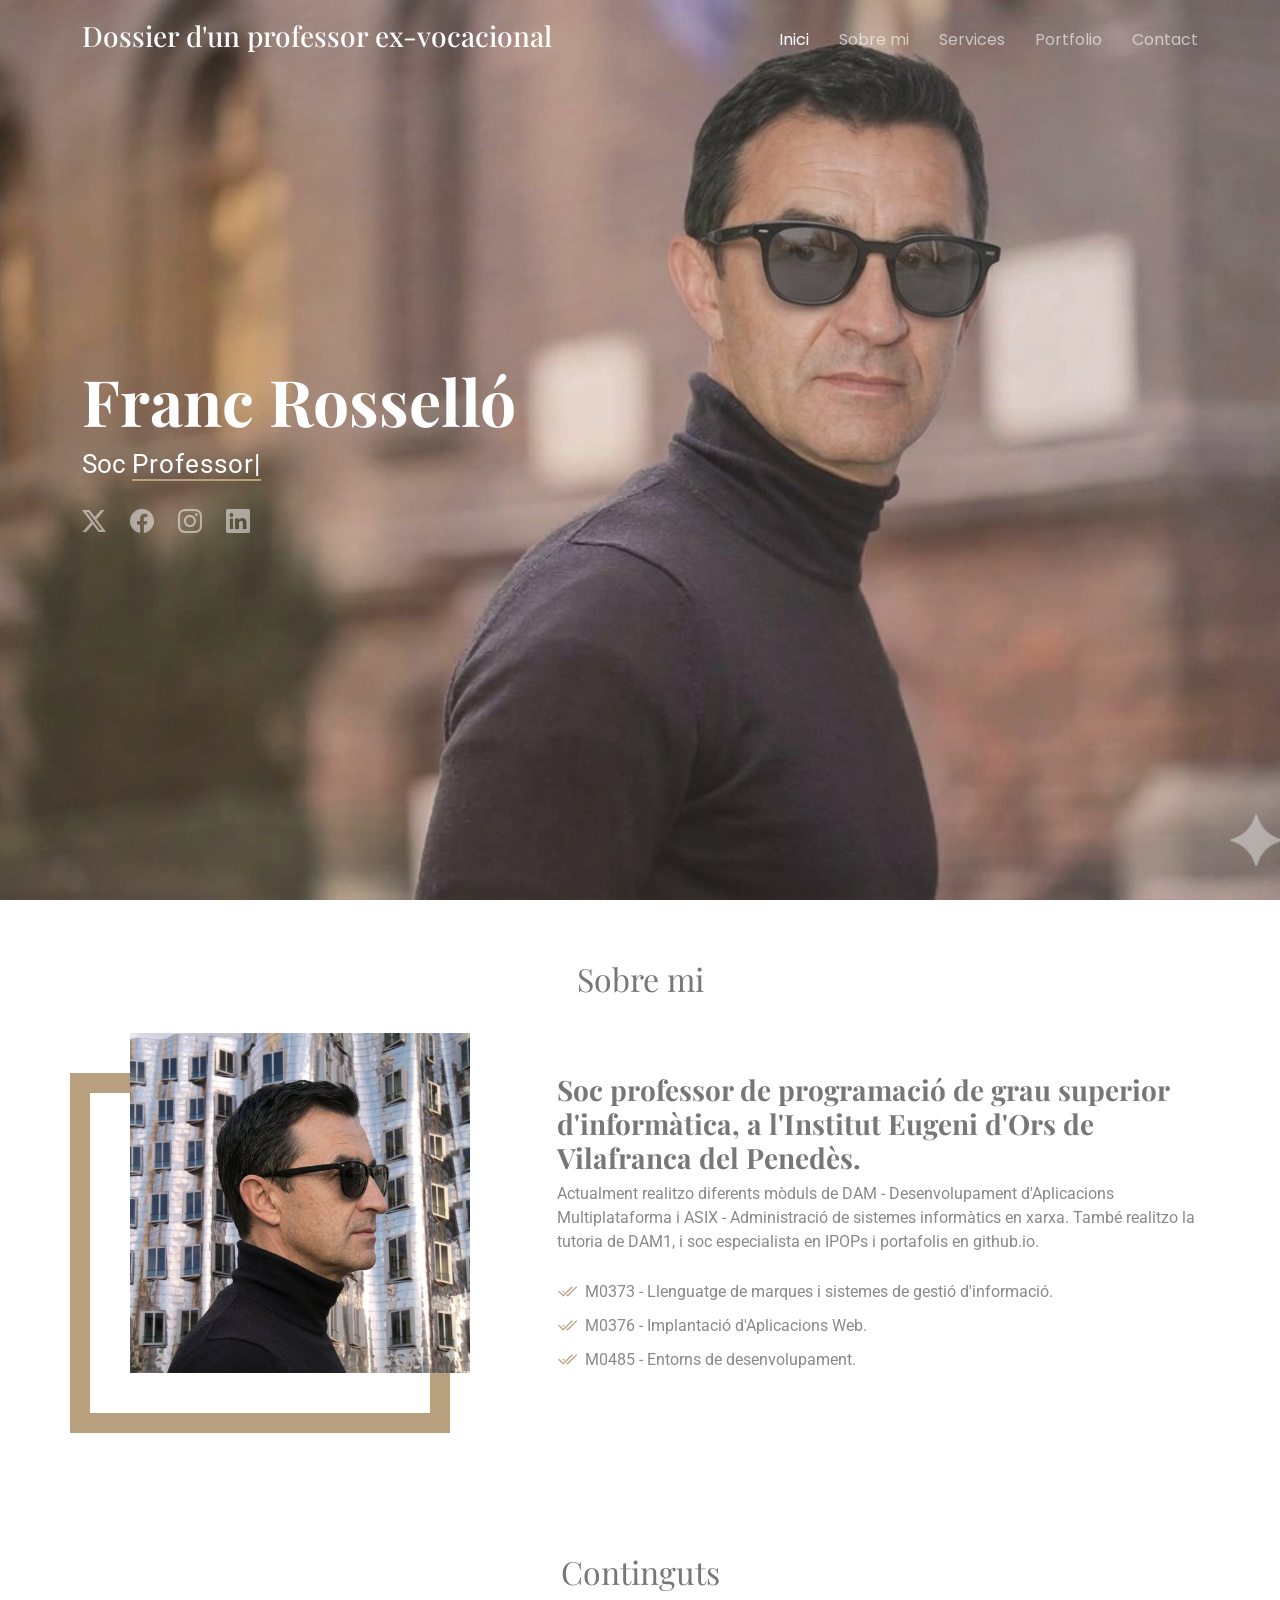
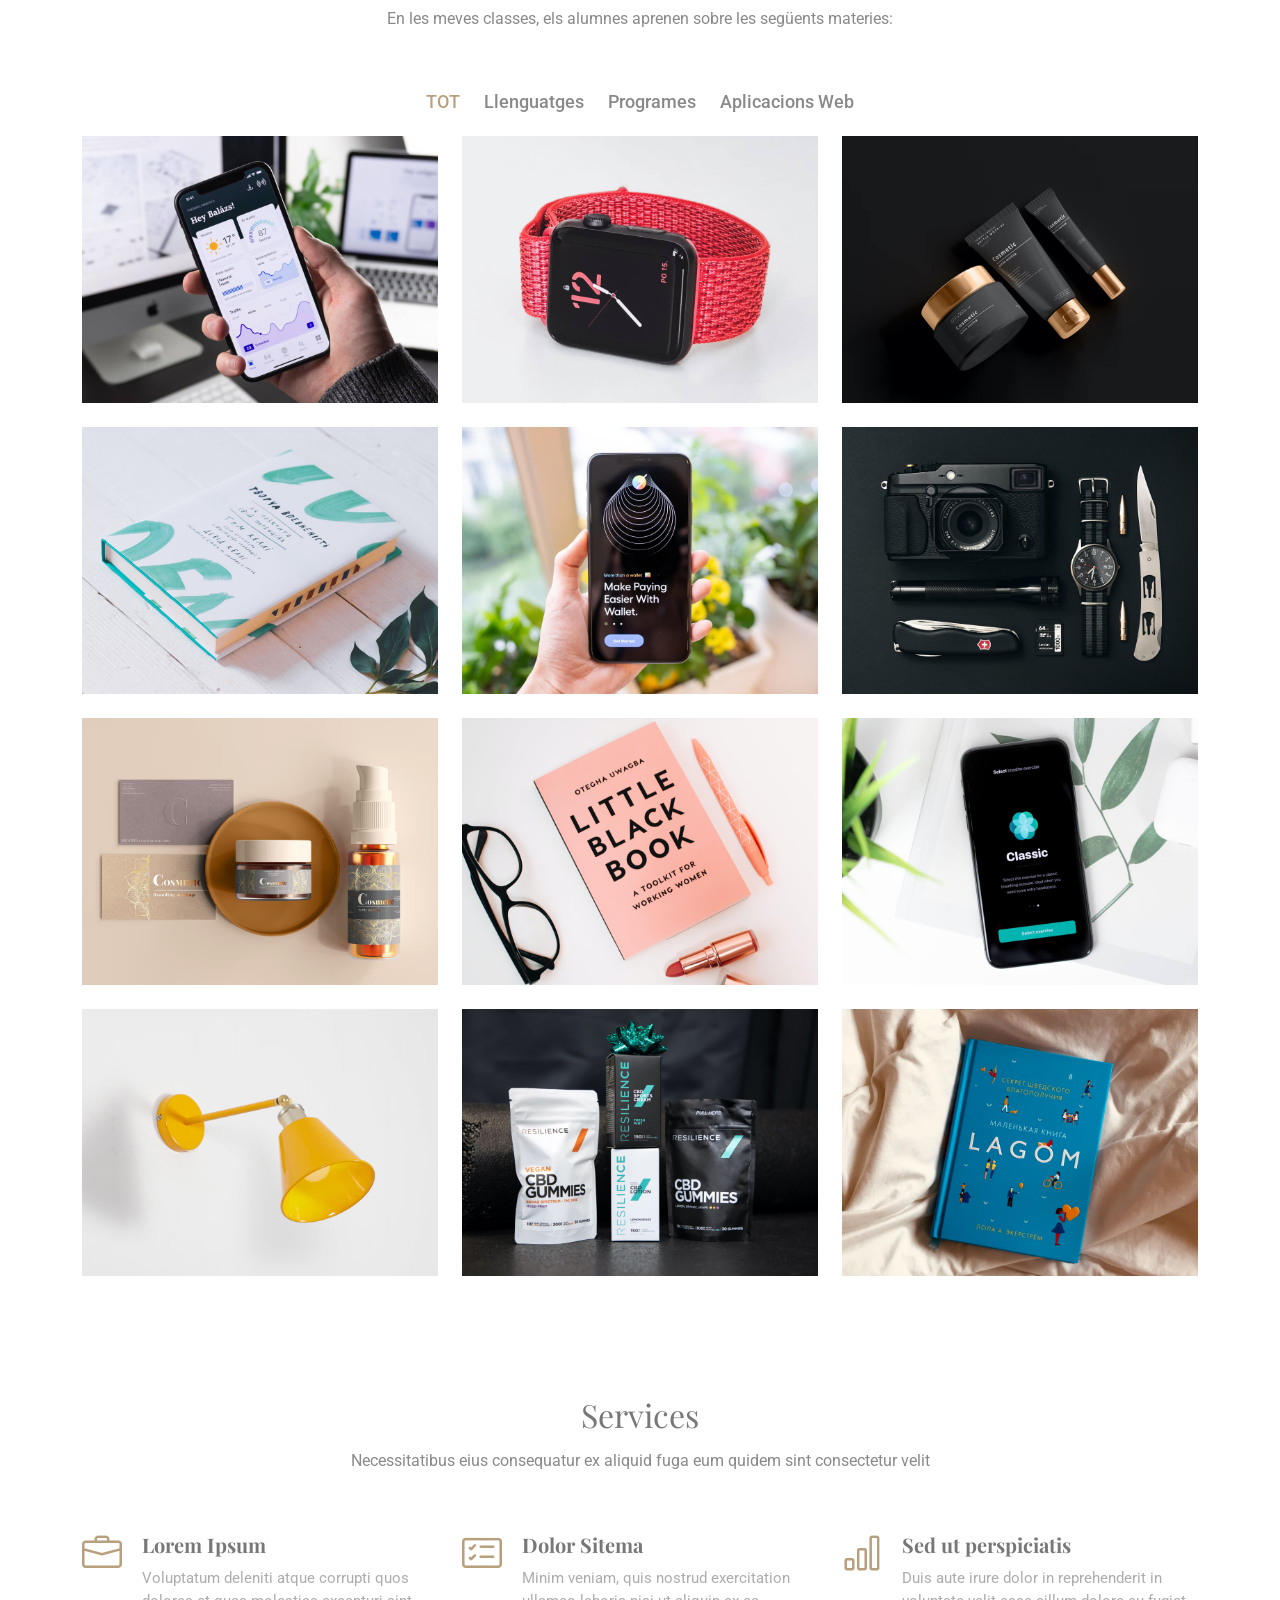
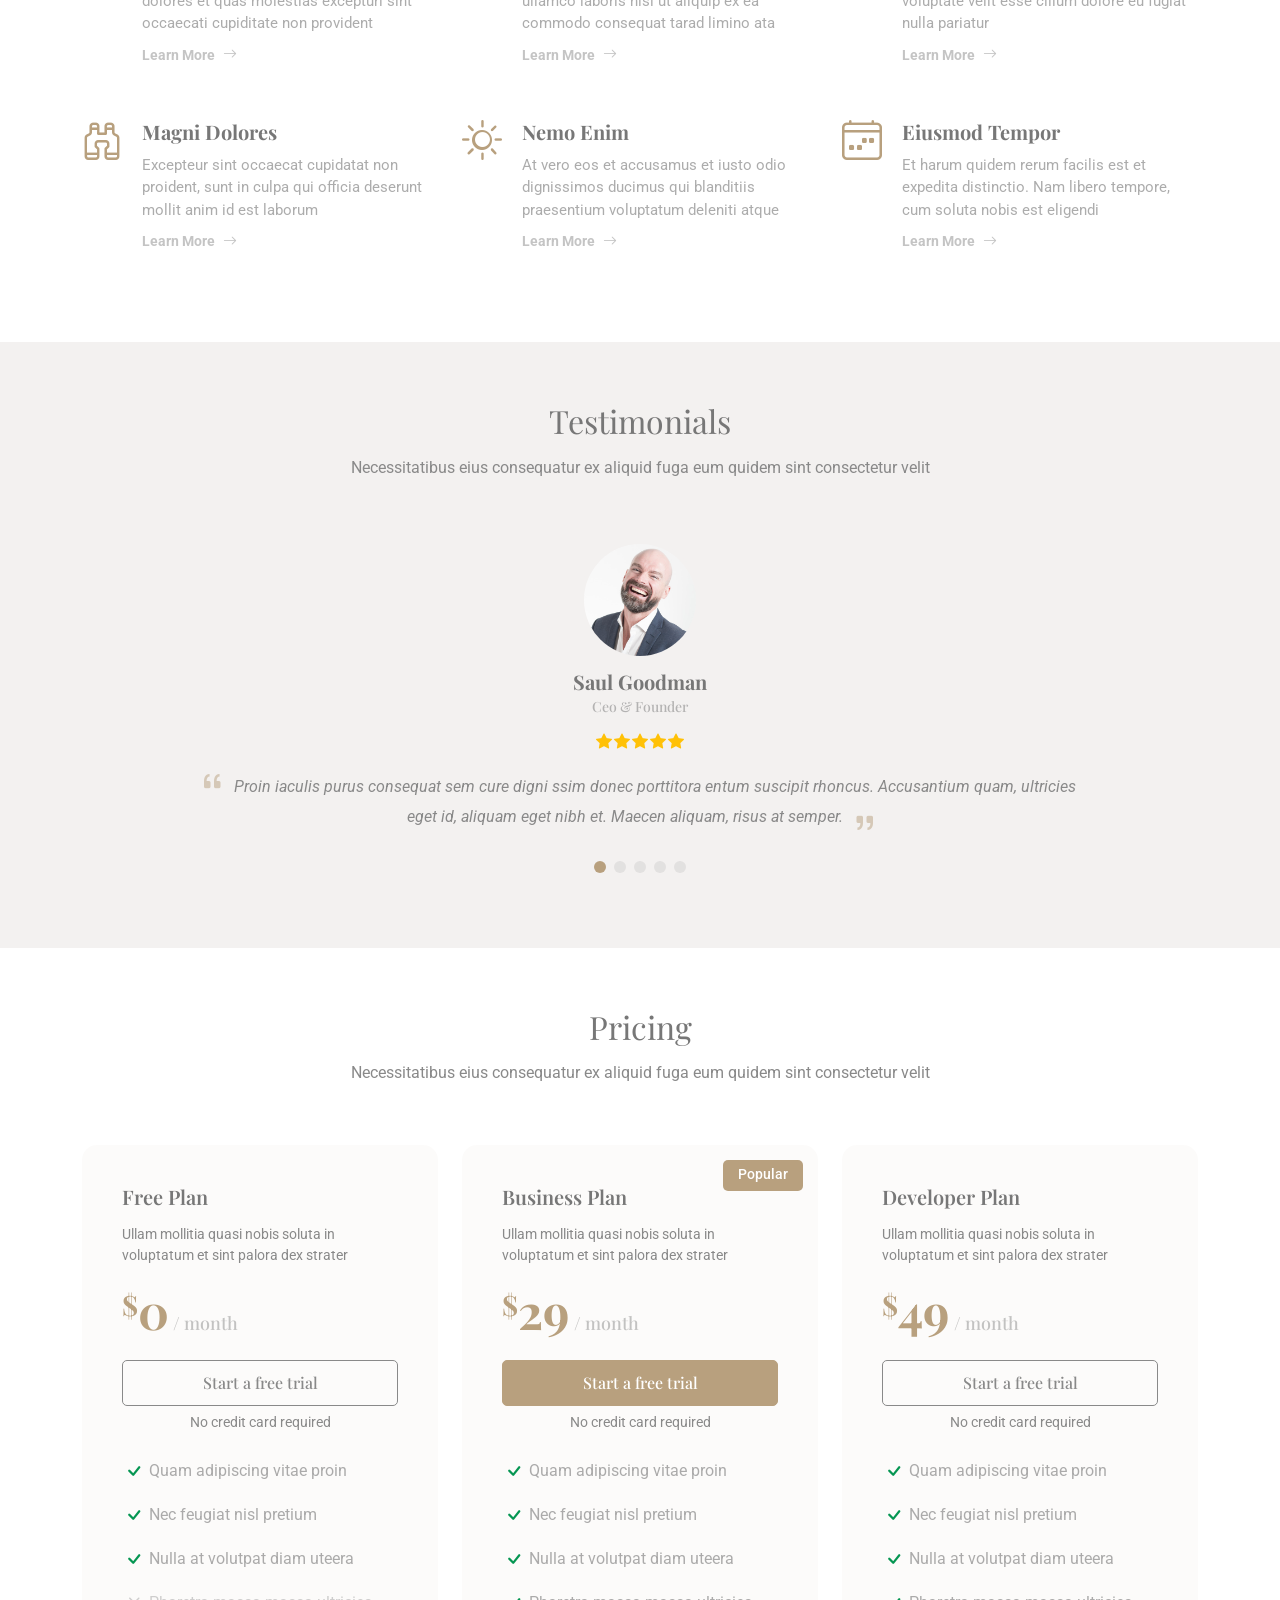
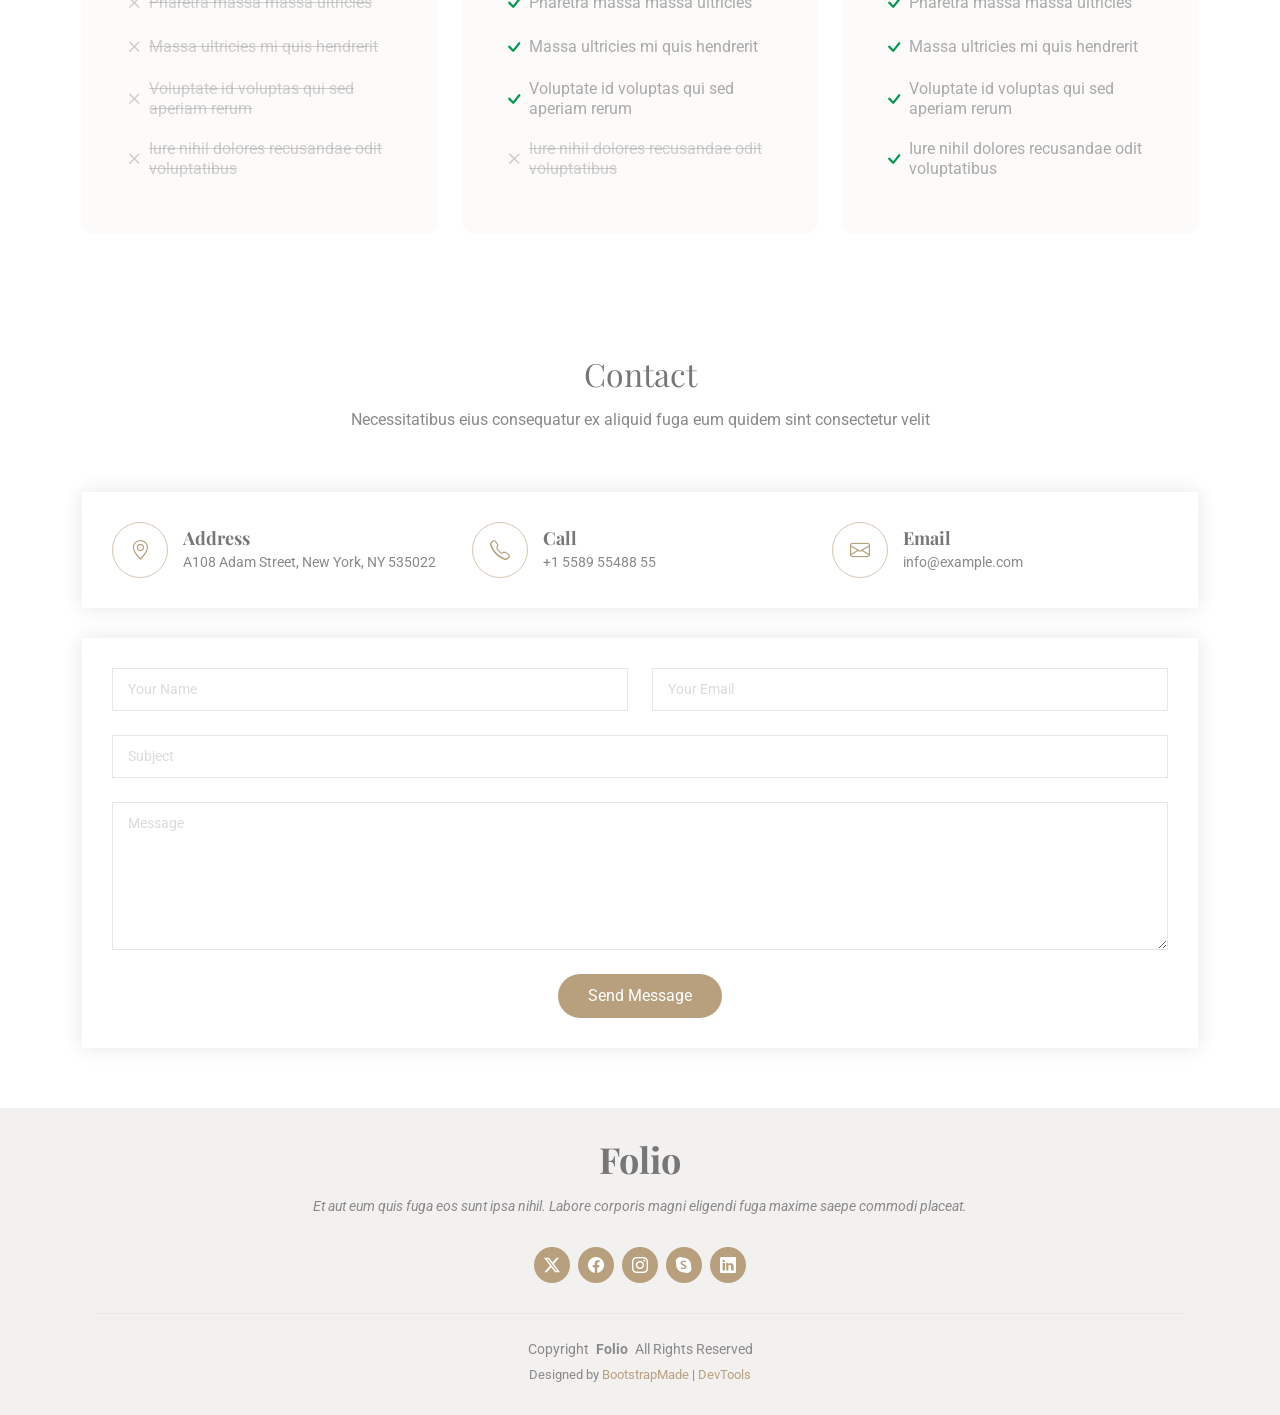
<file: folio/index.html>
<!DOCTYPE html>
<html lang="ca">

<head>
  <meta charset="utf-8">
  <meta content="width=device-width, initial-scale=1.0" name="viewport">
  <title>Franc Rosselló</title>
  <meta name="description" content="">
  <meta name="keywords" content="">

  <!-- Favicons -->
  <link href="assets/img/favicon.png" rel="icon">
  <link href="assets/img/apple-touch-icon.png" rel="apple-touch-icon">

  <!-- Fonts -->
  <link href="https://fonts.googleapis.com" rel="preconnect">
  <link href="https://fonts.gstatic.com" rel="preconnect" crossorigin>
  <link href="https://fonts.googleapis.com/css2?family=Roboto:ital,wght@0,100;0,300;0,400;0,500;0,700;0,900;1,100;1,300;1,400;1,500;1,700;1,900&family=Poppins:ital,wght@0,100;0,200;0,300;0,400;0,500;0,600;0,700;0,800;0,900;1,100;1,200;1,300;1,400;1,500;1,600;1,700;1,800;1,900&family=Playfair+Display:ital,wght@0,400;0,500;0,600;0,700;0,800;0,900;1,400;1,500;1,600;1,700;1,800;1,900&display=swap" rel="stylesheet">

  <!-- Vendor CSS Files -->
  <link href="assets/vendor/bootstrap/css/bootstrap.min.css" rel="stylesheet">
  <link href="assets/vendor/bootstrap-icons/bootstrap-icons.css" rel="stylesheet">
  <link href="assets/vendor/aos/aos.css" rel="stylesheet">
  <link href="assets/vendor/swiper/swiper-bundle.min.css" rel="stylesheet">
  <link href="assets/vendor/glightbox/css/glightbox.min.css" rel="stylesheet">

  <!-- Main CSS File -->
  <link href="assets/css/main.css" rel="stylesheet">

  <!-- =======================================================
  * Template Name: Folio
  * Template URL: https://bootstrapmade.com/folio-bootstrap-portfolio-template/
  * Updated: Aug 08 2024 with Bootstrap v5.3.3
  * Author: BootstrapMade.com
  * License: https://bootstrapmade.com/license/
  ======================================================== -->
</head>

<body class="index-page">

  <header id="header" class="header d-flex align-items-center fixed-top">
    <div class="container-fluid container-xl position-relative d-flex align-items-center justify-content-between">

      <a href="index.html" class="logo d-flex align-items-center">
        <!-- Uncomment the line below if you also wish to use an image logo -->
        <!-- <img src="assets/img/logo.png" alt=""> -->
        <h3 class="sitename">Dossier d'un professor ex-vocacional</h3>
      </a>

      <nav id="navmenu" class="navmenu">
        <ul>
          <li><a href="#hero" class="active">Inici</a></li>
          <li><a href="#about">Sobre mi</a></li>
          <li><a href="#services">Services</a></li>
          <li><a href="#portfolio">Portfolio</a></li>
          <!-- <li class="dropdown"><a href="#"><span>Dropdown</span> <i class="bi bi-chevron-down toggle-dropdown"></i></a>
            <ul>
              <li><a href="#">Dropdown 1</a></li>
              <li class="dropdown"><a href="#"><span>Deep Dropdown</span> <i class="bi bi-chevron-down toggle-dropdown"></i></a>
                <ul>
                  <li><a href="#">Deep Dropdown 1</a></li>
                  <li><a href="#">Deep Dropdown 2</a></li>
                  <li><a href="#">Deep Dropdown 3</a></li>
                  <li><a href="#">Deep Dropdown 4</a></li>
                  <li><a href="#">Deep Dropdown 5</a></li>
                </ul>
              </li>
              <li><a href="#">Dropdown 2</a></li>
              <li><a href="#">Dropdown 3</a></li>
              <li><a href="#">Dropdown 4</a></li>
            </ul>
          </li> -->
          <li><a href="#contact">Contact</a></li>
        </ul>
        <i class="mobile-nav-toggle d-xl-none bi bi-list"></i>
      </nav>

    </div>
  </header>

  <main class="main">

    <!-- Hero Section -->
    <section id="hero" class="hero section dark-background">

      <img src="assets/img/hero-bg.jpg" alt="" data-aos="fade-in">

      <div class="container" data-aos="fade-up" data-aos-delay="100">
        <h2>Franc Rosselló<br></h2>
        <p>Soc <span class="typed" data-typed-items="Professor, Programador, Tutor, Funcionari">Professor</span></p>
        <div class="social-links">
          <a href="#"><i class="bi bi-twitter-x"></i></a>
          <a href="#"><i class="bi bi-facebook"></i></a>
          <a href="#"><i class="bi bi-instagram"></i></a>
          <a href="#"><i class="bi bi-linkedin"></i></a>
        </div>
      </div>

    </section><!-- /Hero Section -->

    <!-- About Section -->
    <section id="about" class="about section">

      <!-- Section Title -->
      <div class="container section-title" data-aos="fade-up">
        <h2>Sobre mi</h2>

      </div><!-- End Section Title -->

      <div class="container" data-aos="fade-up" data-aos-delay="100">

        <div class="row gy-4 justify-content-between">
          <div class="col-lg-4 profile-img align-self-start">
            <img src="assets/img/profile-img.jpg" class="img-fluid" alt="">
          </div>
          <div class="col-lg-7 content">
            <h3>Soc professor de programació de grau superior d'informàtica, a l'Institut Eugeni d'Ors de Vilafranca del Penedès.</h3>
            <p>
             Actualment realitzo diferents mòduls de DAM - Desenvolupament d'Aplicacions Multiplataforma i ASIX - Administració de sistemes informàtics en xarxa. També realitzo la tutoria de DAM1, i soc especialista en IPOPs i portafolis en github.io.
            </p>
            <ul>
              <li><i class="bi bi-check2-all"></i> <span>M0373 - Llenguatge de marques i sistemes de gestió d'informació.</span></li>
              <li><i class="bi bi-check2-all"></i> <span>M0376 - Implantació d'Aplicacions Web.</span></li>
              <li><i class="bi bi-check2-all"></i> <span>M0485 - Entorns de desenvolupament.</span></li>
            </ul>
          </div>
        </div>

      </div>

    </section><!-- /About Section -->


    <!-- Portfolio Section -->
    <section id="portfolio" class="portfolio section">

      <!-- Section Title -->
      <div class="container section-title" data-aos="fade-up">
        <h2>Continguts</h2>
        <p>En les meves classes, els alumnes aprenen sobre les següents materies: </p>
      </div><!-- End Section Title -->

      <div class="container">

        <div class="isotope-layout" data-default-filter="*" data-layout="masonry" data-sort="original-order">

          <ul class="portfolio-filters isotope-filters" data-aos="fade-up" data-aos-delay="100">
            <li data-filter="*" class="filter-active">TOT</li>
            <li data-filter=".filter-app">Llenguatges</li><!--HTML, XML, Javascript, HTML, PHP-->
            <li data-filter=".filter-product">Programes</li><!--Visual Studio Code, Git, Zip, Apache, MySQL Server, -->
            <li data-filter=".filter-branding">Aplicacions Web</li><!--Wordpress, NextCloud, Moodle, GitHub.com-->
            <!-- <li data-filter=".filter-books">Books</li> -->
          </ul><!-- End Portfolio Filters -->

          <div class="row gy-4 isotope-container" data-aos="fade-up" data-aos-delay="200">

            <div class="col-lg-4 col-md-6 portfolio-item isotope-item filter-app">
              <div class="portfolio-content h-100">
                <img src="assets/img/portfolio/app-1.jpg" class="img-fluid" alt="">
                <div class="portfolio-info">
                  <h4>App 1</h4>
                  <p>Lorem ipsum, dolor sit amet consectetur</p>
                  <a href="assets/img/portfolio/app-1.jpg" title="App 1" data-gallery="portfolio-gallery-app" class="glightbox preview-link"><i class="bi bi-zoom-in"></i></a>
                  <a href="portfolio-details.html" title="More Details" class="details-link"><i class="bi bi-link-45deg"></i></a>
                </div>
              </div>
            </div><!-- End Portfolio Item -->

            <div class="col-lg-4 col-md-6 portfolio-item isotope-item filter-product">
              <div class="portfolio-content h-100">
                <img src="assets/img/portfolio/product-1.jpg" class="img-fluid" alt="">
                <div class="portfolio-info">
                  <h4>Product 1</h4>
                  <p>Lorem ipsum, dolor sit amet consectetur</p>
                  <a href="assets/img/portfolio/product-1.jpg" title="Product 1" data-gallery="portfolio-gallery-product" class="glightbox preview-link"><i class="bi bi-zoom-in"></i></a>
                  <a href="portfolio-details.html" title="More Details" class="details-link"><i class="bi bi-link-45deg"></i></a>
                </div>
              </div>
            </div><!-- End Portfolio Item -->

            <div class="col-lg-4 col-md-6 portfolio-item isotope-item filter-branding">
              <div class="portfolio-content h-100">
                <img src="assets/img/portfolio/branding-1.jpg" class="img-fluid" alt="">
                <div class="portfolio-info">
                  <h4>Branding 1</h4>
                  <p>Lorem ipsum, dolor sit amet consectetur</p>
                  <a href="assets/img/portfolio/branding-1.jpg" title="Branding 1" data-gallery="portfolio-gallery-branding" class="glightbox preview-link"><i class="bi bi-zoom-in"></i></a>
                  <a href="portfolio-details.html" title="More Details" class="details-link"><i class="bi bi-link-45deg"></i></a>
                </div>
              </div>
            </div><!-- End Portfolio Item -->

            <div class="col-lg-4 col-md-6 portfolio-item isotope-item filter-books">
              <div class="portfolio-content h-100">
                <img src="assets/img/portfolio/books-1.jpg" class="img-fluid" alt="">
                <div class="portfolio-info">
                  <h4>Books 1</h4>
                  <p>Lorem ipsum, dolor sit amet consectetur</p>
                  <a href="assets/img/portfolio/books-1.jpg" title="Branding 1" data-gallery="portfolio-gallery-book" class="glightbox preview-link"><i class="bi bi-zoom-in"></i></a>
                  <a href="portfolio-details.html" title="More Details" class="details-link"><i class="bi bi-link-45deg"></i></a>
                </div>
              </div>
            </div><!-- End Portfolio Item -->

            <div class="col-lg-4 col-md-6 portfolio-item isotope-item filter-app">
              <div class="portfolio-content h-100">
                <img src="assets/img/portfolio/app-2.jpg" class="img-fluid" alt="">
                <div class="portfolio-info">
                  <h4>App 2</h4>
                  <p>Lorem ipsum, dolor sit amet consectetur</p>
                  <a href="assets/img/portfolio/app-2.jpg" title="App 2" data-gallery="portfolio-gallery-app" class="glightbox preview-link"><i class="bi bi-zoom-in"></i></a>
                  <a href="portfolio-details.html" title="More Details" class="details-link"><i class="bi bi-link-45deg"></i></a>
                </div>
              </div>
            </div><!-- End Portfolio Item -->

            <div class="col-lg-4 col-md-6 portfolio-item isotope-item filter-product">
              <div class="portfolio-content h-100">
                <img src="assets/img/portfolio/product-2.jpg" class="img-fluid" alt="">
                <div class="portfolio-info">
                  <h4>Product 2</h4>
                  <p>Lorem ipsum, dolor sit amet consectetur</p>
                  <a href="assets/img/portfolio/product-2.jpg" title="Product 2" data-gallery="portfolio-gallery-product" class="glightbox preview-link"><i class="bi bi-zoom-in"></i></a>
                  <a href="portfolio-details.html" title="More Details" class="details-link"><i class="bi bi-link-45deg"></i></a>
                </div>
              </div>
            </div><!-- End Portfolio Item -->

            <div class="col-lg-4 col-md-6 portfolio-item isotope-item filter-branding">
              <div class="portfolio-content h-100">
                <img src="assets/img/portfolio/branding-2.jpg" class="img-fluid" alt="">
                <div class="portfolio-info">
                  <h4>Branding 2</h4>
                  <p>Lorem ipsum, dolor sit amet consectetur</p>
                  <a href="assets/img/portfolio/branding-2.jpg" title="Branding 2" data-gallery="portfolio-gallery-branding" class="glightbox preview-link"><i class="bi bi-zoom-in"></i></a>
                  <a href="portfolio-details.html" title="More Details" class="details-link"><i class="bi bi-link-45deg"></i></a>
                </div>
              </div>
            </div><!-- End Portfolio Item -->

            <div class="col-lg-4 col-md-6 portfolio-item isotope-item filter-books">
              <div class="portfolio-content h-100">
                <img src="assets/img/portfolio/books-2.jpg" class="img-fluid" alt="">
                <div class="portfolio-info">
                  <h4>Books 2</h4>
                  <p>Lorem ipsum, dolor sit amet consectetur</p>
                  <a href="assets/img/portfolio/books-2.jpg" title="Branding 2" data-gallery="portfolio-gallery-book" class="glightbox preview-link"><i class="bi bi-zoom-in"></i></a>
                  <a href="portfolio-details.html" title="More Details" class="details-link"><i class="bi bi-link-45deg"></i></a>
                </div>
              </div>
            </div><!-- End Portfolio Item -->

            <div class="col-lg-4 col-md-6 portfolio-item isotope-item filter-app">
              <div class="portfolio-content h-100">
                <img src="assets/img/portfolio/app-3.jpg" class="img-fluid" alt="">
                <div class="portfolio-info">
                  <h4>App 3</h4>
                  <p>Lorem ipsum, dolor sit amet consectetur</p>
                  <a href="assets/img/portfolio/app-3.jpg" title="App 3" data-gallery="portfolio-gallery-app" class="glightbox preview-link"><i class="bi bi-zoom-in"></i></a>
                  <a href="portfolio-details.html" title="More Details" class="details-link"><i class="bi bi-link-45deg"></i></a>
                </div>
              </div>
            </div><!-- End Portfolio Item -->

            <div class="col-lg-4 col-md-6 portfolio-item isotope-item filter-product">
              <div class="portfolio-content h-100">
                <img src="assets/img/portfolio/product-3.jpg" class="img-fluid" alt="">
                <div class="portfolio-info">
                  <h4>Product 3</h4>
                  <p>Lorem ipsum, dolor sit amet consectetur</p>
                  <a href="assets/img/portfolio/product-3.jpg" title="Product 3" data-gallery="portfolio-gallery-product" class="glightbox preview-link"><i class="bi bi-zoom-in"></i></a>
                  <a href="portfolio-details.html" title="More Details" class="details-link"><i class="bi bi-link-45deg"></i></a>
                </div>
              </div>
            </div><!-- End Portfolio Item -->

            <div class="col-lg-4 col-md-6 portfolio-item isotope-item filter-branding">
              <div class="portfolio-content h-100">
                <img src="assets/img/portfolio/branding-3.jpg" class="img-fluid" alt="">
                <div class="portfolio-info">
                  <h4>Branding 3</h4>
                  <p>Lorem ipsum, dolor sit amet consectetur</p>
                  <a href="assets/img/portfolio/branding-3.jpg" title="Branding 2" data-gallery="portfolio-gallery-branding" class="glightbox preview-link"><i class="bi bi-zoom-in"></i></a>
                  <a href="portfolio-details.html" title="More Details" class="details-link"><i class="bi bi-link-45deg"></i></a>
                </div>
              </div>
            </div><!-- End Portfolio Item -->

            <div class="col-lg-4 col-md-6 portfolio-item isotope-item filter-books">
              <div class="portfolio-content h-100">
                <img src="assets/img/portfolio/books-3.jpg" class="img-fluid" alt="">
                <div class="portfolio-info">
                  <h4>Books 3</h4>
                  <p>Lorem ipsum, dolor sit amet consectetur</p>
                  <a href="assets/img/portfolio/books-3.jpg" title="Branding 3" data-gallery="portfolio-gallery-book" class="glightbox preview-link"><i class="bi bi-zoom-in"></i></a>
                  <a href="portfolio-details.html" title="More Details" class="details-link"><i class="bi bi-link-45deg"></i></a>
                </div>
              </div>
            </div><!-- End Portfolio Item -->

          </div><!-- End Portfolio Container -->

        </div>

      </div>

    </section><!-- /Portfolio Section -->


    <!-- Services Section -->
    <section id="services" class="services section">

      <!-- Section Title -->
      <div class="container section-title" data-aos="fade-up">
        <h2>Services</h2>
        <p>Necessitatibus eius consequatur ex aliquid fuga eum quidem sint consectetur velit</p>
      </div><!-- End Section Title -->

      <div class="container">

        <div class="row gy-4">

          <div class="col-lg-4 col-md-6 service-item d-flex" data-aos="fade-up" data-aos-delay="100">
            <div class="icon flex-shrink-0"><i class="bi bi-briefcase"></i></div>
            <div>
              <h4 class="title">Lorem Ipsum</h4>
              <p class="description">Voluptatum deleniti atque corrupti quos dolores et quas molestias excepturi sint occaecati cupiditate non provident</p>
              <a href="service-details.html" class="readmore stretched-link"><span>Learn More</span><i class="bi bi-arrow-right"></i></a>
            </div>
          </div>
          <!-- End Service Item -->

          <div class="col-lg-4 col-md-6 service-item d-flex" data-aos="fade-up" data-aos-delay="200">
            <div class="icon flex-shrink-0"><i class="bi bi-card-checklist"></i></div>
            <div>
              <h4 class="title">Dolor Sitema</h4>
              <p class="description">Minim veniam, quis nostrud exercitation ullamco laboris nisi ut aliquip ex ea commodo consequat tarad limino ata</p>
              <a href="service-details.html" class="readmore stretched-link"><span>Learn More</span><i class="bi bi-arrow-right"></i></a>
            </div>
          </div><!-- End Service Item -->

          <div class="col-lg-4 col-md-6 service-item d-flex" data-aos="fade-up" data-aos-delay="300">
            <div class="icon flex-shrink-0"><i class="bi bi-bar-chart"></i></div>
            <div>
              <h4 class="title">Sed ut perspiciatis</h4>
              <p class="description">Duis aute irure dolor in reprehenderit in voluptate velit esse cillum dolore eu fugiat nulla pariatur</p>
              <a href="service-details.html" class="readmore stretched-link"><span>Learn More</span><i class="bi bi-arrow-right"></i></a>
            </div>
          </div><!-- End Service Item -->

          <div class="col-lg-4 col-md-6 service-item d-flex" data-aos="fade-up" data-aos-delay="400">
            <div class="icon flex-shrink-0"><i class="bi bi-binoculars"></i></div>
            <div>
              <h4 class="title">Magni Dolores</h4>
              <p class="description">Excepteur sint occaecat cupidatat non proident, sunt in culpa qui officia deserunt mollit anim id est laborum</p>
              <a href="service-details.html" class="readmore stretched-link"><span>Learn More</span><i class="bi bi-arrow-right"></i></a>
            </div>
          </div><!-- End Service Item -->

          <div class="col-lg-4 col-md-6 service-item d-flex" data-aos="fade-up" data-aos-delay="500">
            <div class="icon flex-shrink-0"><i class="bi bi-brightness-high"></i></div>
            <div>
              <h4 class="title">Nemo Enim</h4>
              <p class="description">At vero eos et accusamus et iusto odio dignissimos ducimus qui blanditiis praesentium voluptatum deleniti atque</p>
              <a href="service-details.html" class="readmore stretched-link"><span>Learn More</span><i class="bi bi-arrow-right"></i></a>
            </div>
          </div><!-- End Service Item -->

          <div class="col-lg-4 col-md-6 service-item d-flex" data-aos="fade-up" data-aos-delay="600">
            <div class="icon flex-shrink-0"><i class="bi bi-calendar4-week"></i></div>
            <div>
              <h4 class="title">Eiusmod Tempor</h4>
              <p class="description">Et harum quidem rerum facilis est et expedita distinctio. Nam libero tempore, cum soluta nobis est eligendi</p>
              <a href="service-details.html" class="readmore stretched-link"><span>Learn More</span><i class="bi bi-arrow-right"></i></a>
            </div>
          </div><!-- End Service Item -->

        </div>

      </div>

    </section><!-- /Services Section -->

    <!-- Testimonials Section -->
    <section id="testimonials" class="testimonials section light-background">

      <!-- Section Title -->
      <div class="container section-title" data-aos="fade-up">
        <h2>Testimonials</h2>
        <p>Necessitatibus eius consequatur ex aliquid fuga eum quidem sint consectetur velit</p>
      </div><!-- End Section Title -->

      <div class="container" data-aos="fade-up" data-aos-delay="100">

        <div class="swiper init-swiper">
          <script type="application/json" class="swiper-config">
            {
              "loop": true,
              "speed": 600,
              "autoplay": {
                "delay": 5000
              },
              "slidesPerView": "auto",
              "pagination": {
                "el": ".swiper-pagination",
                "type": "bullets",
                "clickable": true
              }
            }
          </script>
          <div class="swiper-wrapper">

            <div class="swiper-slide">
              <div class="testimonial-item">
                <img src="assets/img/testimonials/testimonials-1.jpg" class="testimonial-img" alt="">
                <h3>Saul Goodman</h3>
                <h4>Ceo &amp; Founder</h4>
                <div class="stars">
                  <i class="bi bi-star-fill"></i><i class="bi bi-star-fill"></i><i class="bi bi-star-fill"></i><i class="bi bi-star-fill"></i><i class="bi bi-star-fill"></i>
                </div>
                <p>
                  <i class="bi bi-quote quote-icon-left"></i>
                  <span>Proin iaculis purus consequat sem cure digni ssim donec porttitora entum suscipit rhoncus. Accusantium quam, ultricies eget id, aliquam eget nibh et. Maecen aliquam, risus at semper.</span>
                  <i class="bi bi-quote quote-icon-right"></i>
                </p>
              </div>
            </div><!-- End testimonial item -->

            <div class="swiper-slide">
              <div class="testimonial-item">
                <img src="assets/img/testimonials/testimonials-2.jpg" class="testimonial-img" alt="">
                <h3>Sara Wilsson</h3>
                <h4>Designer</h4>
                <div class="stars">
                  <i class="bi bi-star-fill"></i><i class="bi bi-star-fill"></i><i class="bi bi-star-fill"></i><i class="bi bi-star-fill"></i><i class="bi bi-star-fill"></i>
                </div>
                <p>
                  <i class="bi bi-quote quote-icon-left"></i>
                  <span>Export tempor illum tamen malis malis eram quae irure esse labore quem cillum quid cillum eram malis quorum velit fore eram velit sunt aliqua noster fugiat irure amet legam anim culpa.</span>
                  <i class="bi bi-quote quote-icon-right"></i>
                </p>
              </div>
            </div><!-- End testimonial item -->

            <div class="swiper-slide">
              <div class="testimonial-item">
                <img src="assets/img/testimonials/testimonials-3.jpg" class="testimonial-img" alt="">
                <h3>Jena Karlis</h3>
                <h4>Store Owner</h4>
                <div class="stars">
                  <i class="bi bi-star-fill"></i><i class="bi bi-star-fill"></i><i class="bi bi-star-fill"></i><i class="bi bi-star-fill"></i><i class="bi bi-star-fill"></i>
                </div>
                <p>
                  <i class="bi bi-quote quote-icon-left"></i>
                  <span>Enim nisi quem export duis labore cillum quae magna enim sint quorum nulla quem veniam duis minim tempor labore quem eram duis noster aute amet eram fore quis sint minim.</span>
                  <i class="bi bi-quote quote-icon-right"></i>
                </p>
              </div>
            </div><!-- End testimonial item -->

            <div class="swiper-slide">
              <div class="testimonial-item">
                <img src="assets/img/testimonials/testimonials-4.jpg" class="testimonial-img" alt="">
                <h3>Matt Brandon</h3>
                <h4>Freelancer</h4>
                <div class="stars">
                  <i class="bi bi-star-fill"></i><i class="bi bi-star-fill"></i><i class="bi bi-star-fill"></i><i class="bi bi-star-fill"></i><i class="bi bi-star-fill"></i>
                </div>
                <p>
                  <i class="bi bi-quote quote-icon-left"></i>
                  <span>Fugiat enim eram quae cillum dolore dolor amet nulla culpa multos export minim fugiat minim velit minim dolor enim duis veniam ipsum anim magna sunt elit fore quem dolore labore illum veniam.</span>
                  <i class="bi bi-quote quote-icon-right"></i>
                </p>
              </div>
            </div><!-- End testimonial item -->

            <div class="swiper-slide">
              <div class="testimonial-item">
                <img src="assets/img/testimonials/testimonials-5.jpg" class="testimonial-img" alt="">
                <h3>John Larson</h3>
                <h4>Entrepreneur</h4>
                <div class="stars">
                  <i class="bi bi-star-fill"></i><i class="bi bi-star-fill"></i><i class="bi bi-star-fill"></i><i class="bi bi-star-fill"></i><i class="bi bi-star-fill"></i>
                </div>
                <p>
                  <i class="bi bi-quote quote-icon-left"></i>
                  <span>Quis quorum aliqua sint quem legam fore sunt eram irure aliqua veniam tempor noster veniam enim culpa labore duis sunt culpa nulla illum cillum fugiat legam esse veniam culpa fore nisi cillum quid.</span>
                  <i class="bi bi-quote quote-icon-right"></i>
                </p>
              </div>
            </div><!-- End testimonial item -->

          </div>
          <div class="swiper-pagination"></div>
        </div>

      </div>

    </section><!-- /Testimonials Section -->



    <!-- Pricing Section -->
    <section id="pricing" class="pricing section">

      <!-- Section Title -->
      <div class="container section-title" data-aos="fade-up">
        <h2>Pricing</h2>
        <p>Necessitatibus eius consequatur ex aliquid fuga eum quidem sint consectetur velit</p>
      </div><!-- End Section Title -->

      <div class="container">

        <div class="row gy-4">

          <div class="col-lg-4" data-aos="zoom-in" data-aos-delay="100">
            <div class="pricing-item">
              <h3>Free Plan</h3>
              <p class="description">Ullam mollitia quasi nobis soluta in voluptatum et sint palora dex strater</p>
              <h4><sup>$</sup>0<span> / month</span></h4>
              <a href="#" class="cta-btn">Start a free trial</a>
              <p class="text-center small">No credit card required</p>
              <ul>
                <li><i class="bi bi-check"></i> <span>Quam adipiscing vitae proin</span></li>
                <li><i class="bi bi-check"></i> <span>Nec feugiat nisl pretium</span></li>
                <li><i class="bi bi-check"></i> <span>Nulla at volutpat diam uteera</span></li>
                <li class="na"><i class="bi bi-x"></i> <span>Pharetra massa massa ultricies</span></li>
                <li class="na"><i class="bi bi-x"></i> <span>Massa ultricies mi quis hendrerit</span></li>
                <li class="na"><i class="bi bi-x"></i> <span>Voluptate id voluptas qui sed aperiam rerum</span></li>
                <li class="na"><i class="bi bi-x"></i> <span>Iure nihil dolores recusandae odit voluptatibus</span></li>
              </ul>
            </div>
          </div><!-- End Pricing Item -->

          <div class="col-lg-4" data-aos="zoom-in" data-aos-delay="200">
            <div class="pricing-item featured">
              <p class="popular">Popular</p>
              <h3>Business Plan</h3>
              <p class="description">Ullam mollitia quasi nobis soluta in voluptatum et sint palora dex strater</p>
              <h4><sup>$</sup>29<span> / month</span></h4>
              <a href="#" class="cta-btn">Start a free trial</a>
              <p class="text-center small">No credit card required</p>
              <ul>
                <li><i class="bi bi-check"></i> <span>Quam adipiscing vitae proin</span></li>
                <li><i class="bi bi-check"></i> <span>Nec feugiat nisl pretium</span></li>
                <li><i class="bi bi-check"></i> <span>Nulla at volutpat diam uteera</span></li>
                <li><i class="bi bi-check"></i> <span>Pharetra massa massa ultricies</span></li>
                <li><i class="bi bi-check"></i> <span>Massa ultricies mi quis hendrerit</span></li>
                <li><i class="bi bi-check"></i> <span>Voluptate id voluptas qui sed aperiam rerum</span></li>
                <li class="na"><i class="bi bi-x"></i> <span>Iure nihil dolores recusandae odit voluptatibus</span></li>
              </ul>
            </div>
          </div><!-- End Pricing Item -->

          <div class="col-lg-4" data-aos="zoom-in" data-aos-delay="300">
            <div class="pricing-item">
              <h3>Developer Plan</h3>
              <p class="description">Ullam mollitia quasi nobis soluta in voluptatum et sint palora dex strater</p>
              <h4><sup>$</sup>49<span> / month</span></h4>
              <a href="#" class="cta-btn">Start a free trial</a>
              <p class="text-center small">No credit card required</p>
              <ul>
                <li><i class="bi bi-check"></i> <span>Quam adipiscing vitae proin</span></li>
                <li><i class="bi bi-check"></i> <span>Nec feugiat nisl pretium</span></li>
                <li><i class="bi bi-check"></i> <span>Nulla at volutpat diam uteera</span></li>
                <li><i class="bi bi-check"></i> <span>Pharetra massa massa ultricies</span></li>
                <li><i class="bi bi-check"></i> <span>Massa ultricies mi quis hendrerit</span></li>
                <li><i class="bi bi-check"></i> <span>Voluptate id voluptas qui sed aperiam rerum</span></li>
                <li><i class="bi bi-check"></i> <span>Iure nihil dolores recusandae odit voluptatibus</span></li>
              </ul>
            </div>
          </div><!-- End Pricing Item -->

        </div>

      </div>

    </section><!-- /Pricing Section -->

    <!-- Contact Section -->
    <section id="contact" class="contact section">

      <!-- Section Title -->
      <div class="container section-title" data-aos="fade-up">
        <h2>Contact</h2>
        <p>Necessitatibus eius consequatur ex aliquid fuga eum quidem sint consectetur velit</p>
      </div><!-- End Section Title -->

      <div class="container" data-aos="fade-up" data-aos-delay="100">

        <div class="info-wrap" data-aos="fade-up" data-aos-delay="200">
          <div class="row gy-5">

            <div class="col-lg-4">
              <div class="info-item d-flex align-items-center">
                <i class="bi bi-geo-alt flex-shrink-0"></i>
                <div>
                  <h3>Address</h3>
                  <p>A108 Adam Street, New York, NY 535022</p>
                </div>
              </div>
            </div><!-- End Info Item -->

            <div class="col-lg-4">
              <div class="info-item d-flex align-items-center">
                <i class="bi bi-telephone flex-shrink-0"></i>
                <div>
                  <h3>Call<br></h3>
                  <p>+1 5589 55488 55</p>
                </div>
              </div>
            </div><!-- End Info Item -->

            <div class="col-lg-4">
              <div class="info-item d-flex align-items-center">
                <i class="bi bi-envelope flex-shrink-0"></i>
                <div>
                  <h3>Email</h3>
                  <p>info@example.com</p>
                </div>
              </div>
            </div><!-- End Info Item -->

          </div>
        </div>

        <form action="forms/contact.php" method="post" class="php-email-form" data-aos="fade-up" data-aos-delay="300">
          <div class="row gy-4">

            <div class="col-md-6">
              <input type="text" name="name" class="form-control" placeholder="Your Name" required="">
            </div>

            <div class="col-md-6 ">
              <input type="email" class="form-control" name="email" placeholder="Your Email" required="">
            </div>

            <div class="col-md-12">
              <input type="text" class="form-control" name="subject" placeholder="Subject" required="">
            </div>

            <div class="col-md-12">
              <textarea class="form-control" name="message" rows="6" placeholder="Message" required=""></textarea>
            </div>

            <div class="col-md-12 text-center">
              <div class="loading">Loading</div>
              <div class="error-message"></div>
              <div class="sent-message">Your message has been sent. Thank you!</div>

              <button type="submit">Send Message</button>
            </div>

          </div>
        </form><!-- End Contact Form -->

      </div>

    </section><!-- /Contact Section -->

  </main>

  <footer id="footer" class="footer light-background">
    <div class="container">
      <h3 class="sitename">Folio</h3>
      <p>Et aut eum quis fuga eos sunt ipsa nihil. Labore corporis magni eligendi fuga maxime saepe commodi placeat.</p>
      <div class="social-links d-flex justify-content-center">
        <a href=""><i class="bi bi-twitter-x"></i></a>
        <a href=""><i class="bi bi-facebook"></i></a>
        <a href=""><i class="bi bi-instagram"></i></a>
        <a href=""><i class="bi bi-skype"></i></a>
        <a href=""><i class="bi bi-linkedin"></i></a>
      </div>
      <div class="container">
        <div class="copyright">
          <span>Copyright</span> <strong class="px-1 sitename">Folio</strong> <span>All Rights Reserved</span>
        </div>
        <div class="credits">
          <!-- All the links in the footer should remain intact. -->
          <!-- You can delete the links only if you've purchased the pro version. -->
          <!-- Licensing information: https://bootstrapmade.com/license/ -->
          <!-- Purchase the pro version with working PHP/AJAX contact form: [buy-url] -->
          Designed by <a href="https://bootstrapmade.com/">BootstrapMade</a> | <a href="https://bootstrapmade.com/tools/">DevTools</a>
        </div>
      </div>
    </div>
  </footer>

  <!-- Scroll Top -->
  <a href="#" id="scroll-top" class="scroll-top d-flex align-items-center justify-content-center"><i class="bi bi-arrow-up-short"></i></a>

  <!-- Preloader -->
  <div id="preloader"></div>

  <!-- Vendor JS Files -->
  <script src="assets/vendor/bootstrap/js/bootstrap.bundle.min.js"></script>
  <script src="assets/vendor/php-email-form/validate.js"></script>
  <script src="assets/vendor/aos/aos.js"></script>
  <script src="assets/vendor/typed.js/typed.umd.js"></script>
  <script src="assets/vendor/swiper/swiper-bundle.min.js"></script>
  <script src="assets/vendor/glightbox/js/glightbox.min.js"></script>
  <script src="assets/vendor/imagesloaded/imagesloaded.pkgd.min.js"></script>
  <script src="assets/vendor/isotope-layout/isotope.pkgd.min.js"></script>

  <!-- Main JS File -->
  <script src="assets/js/main.js"></script>

</body>

</html>
</file>
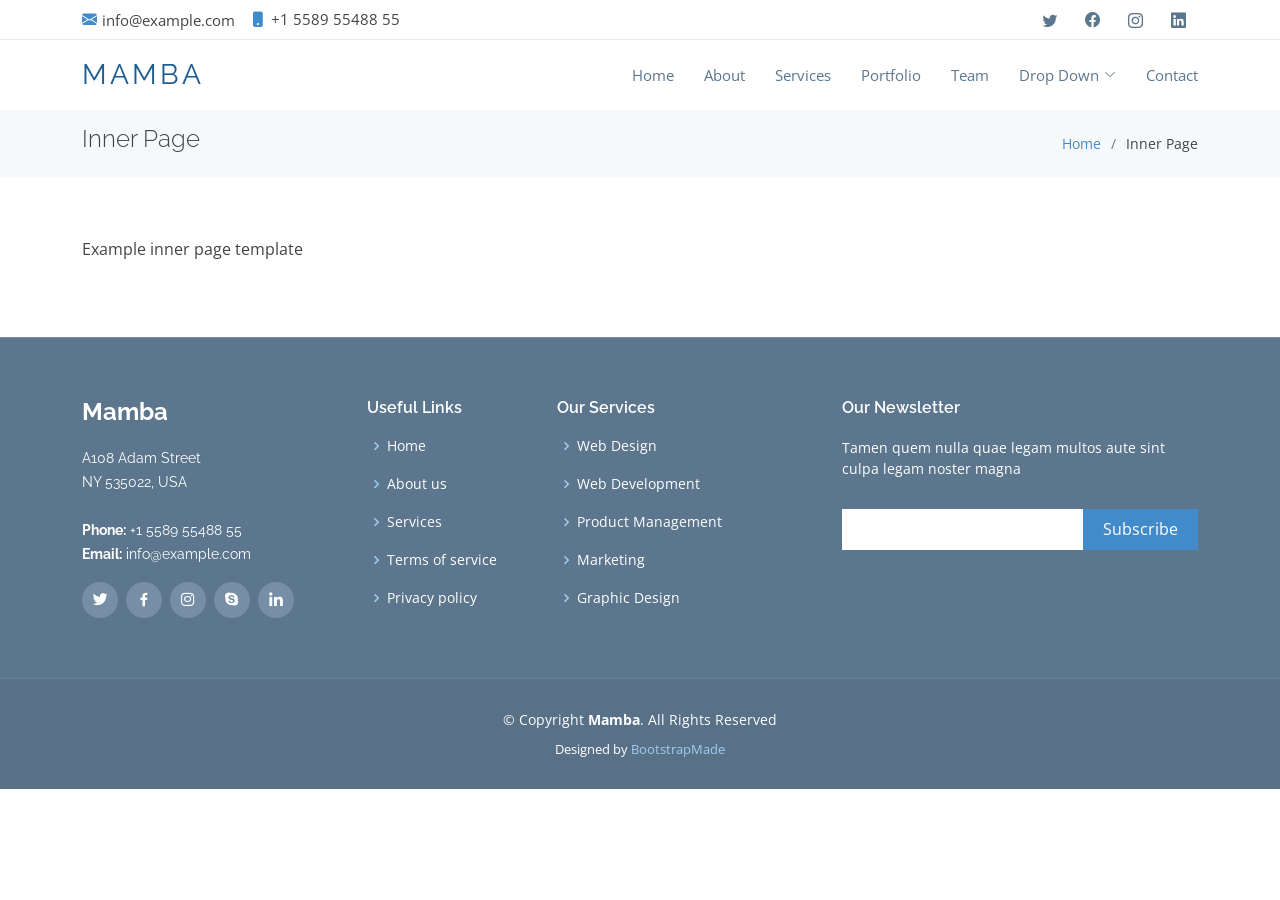
<file: inner-page.html>
<!DOCTYPE html>
<html lang="en">

<head>
  <meta charset="utf-8">
  <meta content="width=device-width, initial-scale=1.0" name="viewport">

  <title>Inner Page - Mamba Bootstrap Template</title>
  <meta content="" name="description">
  <meta content="" name="keywords">

  <!-- Favicons -->
  <link href="assets/img/favicon.png" rel="icon">
  <link href="assets/img/apple-touch-icon.png" rel="apple-touch-icon">

  <!-- Google Fonts -->
  <link href="https://fonts.googleapis.com/css?family=Open+Sans:300,300i,400,400i,600,600i,700,700i|Raleway:300,300i,400,400i,600,600i,700,700i,900" rel="stylesheet">

  <!-- Vendor CSS Files -->
  <link href="assets/vendor/animate.css/animate.min.css" rel="stylesheet">
  <link href="assets/vendor/aos/aos.css" rel="stylesheet">
  <link href="assets/vendor/bootstrap/css/bootstrap.min.css" rel="stylesheet">
  <link href="assets/vendor/bootstrap-icons/bootstrap-icons.css" rel="stylesheet">
  <link href="assets/vendor/boxicons/css/boxicons.min.css" rel="stylesheet">
  <link href="assets/vendor/glightbox/css/glightbox.min.css" rel="stylesheet">
  <link href="assets/vendor/swiper/swiper-bundle.min.css" rel="stylesheet">

  <!-- Template Main CSS File -->
  <link href="assets/css/style.css" rel="stylesheet">

  <!-- =======================================================
  * Template Name: Mamba - v4.0.2
  * Template URL: https://bootstrapmade.com/mamba-one-page-bootstrap-template-free/
  * Author: BootstrapMade.com
  * License: https://bootstrapmade.com/license/
  ======================================================== -->
</head>

<body>

  <!-- ======= Top Bar ======= -->
  <section id="topbar" class="d-flex align-items-center">
    <div class="container d-flex justify-content-center justify-content-md-between">
      <div class="contact-info d-flex align-items-center">
        <i class="bi bi-envelope-fill"></i><a href="mailto:contact@example.com">info@example.com</a>
        <i class="bi bi-phone-fill phone-icon"></i> +1 5589 55488 55
      </div>
      <div class="social-links d-none d-md-block">
        <a href="#" class="twitter"><i class="bi bi-twitter"></i></a>
        <a href="#" class="facebook"><i class="bi bi-facebook"></i></a>
        <a href="#" class="instagram"><i class="bi bi-instagram"></i></a>
        <a href="#" class="linkedin"><i class="bi bi-linkedin"></i></i></a>
      </div>
    </div>
  </section>

  <!-- ======= Header ======= -->
  <header id="header" class="d-flex align-items-center">
    <div class="container d-flex align-items-center">

      <div class="logo me-auto">
        <h1><a href="index.html">Mamba</a></h1>
        <!-- Uncomment below if you prefer to use an image logo -->
        <!-- <a href="index.html"><img src="assets/img/logo.png" alt="" class="img-fluid"></a>-->
      </div>

      <nav id="navbar" class="navbar">
        <ul>
          <li><a class="nav-link scrollto " href="#hero">Home</a></li>
          <li><a class="nav-link scrollto" href="#about">About</a></li>
          <li><a class="nav-link scrollto" href="#services">Services</a></li>
          <li><a class="nav-link scrollto" href="#portfolio">Portfolio</a></li>
          <li><a class="nav-link scrollto" href="#team">Team</a></li>
          <li class="dropdown"><a href="#"><span>Drop Down</span> <i class="bi bi-chevron-down"></i></a>
            <ul>
              <li><a href="#">Drop Down 1</a></li>
              <li class="dropdown"><a href="#"><span>Deep Drop Down</span> <i class="bi bi-chevron-right"></i></a>
                <ul>
                  <li><a href="#">Deep Drop Down 1</a></li>
                  <li><a href="#">Deep Drop Down 2</a></li>
                  <li><a href="#">Deep Drop Down 3</a></li>
                  <li><a href="#">Deep Drop Down 4</a></li>
                  <li><a href="#">Deep Drop Down 5</a></li>
                </ul>
              </li>
              <li><a href="#">Drop Down 2</a></li>
              <li><a href="#">Drop Down 3</a></li>
              <li><a href="#">Drop Down 4</a></li>
            </ul>
          </li>
          <li><a class="nav-link scrollto" href="#contact">Contact</a></li>
        </ul>
        <i class="bi bi-list mobile-nav-toggle"></i>
      </nav><!-- .navbar -->

    </div>
  </header><!-- End Header -->

  <main id="main">

    <!-- ======= Breadcrumbs Section ======= -->
    <section class="breadcrumbs">
      <div class="container">

        <div class="d-flex justify-content-between align-items-center">
          <h2>Inner Page</h2>
          <ol>
            <li><a href="index.html">Home</a></li>
            <li>Inner Page</li>
          </ol>
        </div>

      </div>
    </section><!-- End Breadcrumbs Section -->

    <section class="inner-page">
      <div class="container">
        <p>
          Example inner page template
        </p>
      </div>
    </section>

  </main><!-- End #main -->

  <!-- ======= Footer ======= -->
  <footer id="footer">
    <div class="footer-top">
      <div class="container">
        <div class="row">

          <div class="col-lg-3 col-md-6 footer-info">
            <h3>Mamba</h3>
            <p>
              A108 Adam Street <br>
              NY 535022, USA<br><br>
              <strong>Phone:</strong> +1 5589 55488 55<br>
              <strong>Email:</strong> info@example.com<br>
            </p>
            <div class="social-links mt-3">
              <a href="#" class="twitter"><i class="bx bxl-twitter"></i></a>
              <a href="#" class="facebook"><i class="bx bxl-facebook"></i></a>
              <a href="#" class="instagram"><i class="bx bxl-instagram"></i></a>
              <a href="#" class="google-plus"><i class="bx bxl-skype"></i></a>
              <a href="#" class="linkedin"><i class="bx bxl-linkedin"></i></a>
            </div>
          </div>

          <div class="col-lg-2 col-md-6 footer-links">
            <h4>Useful Links</h4>
            <ul>
              <li><i class="bx bx-chevron-right"></i> <a href="#">Home</a></li>
              <li><i class="bx bx-chevron-right"></i> <a href="#">About us</a></li>
              <li><i class="bx bx-chevron-right"></i> <a href="#">Services</a></li>
              <li><i class="bx bx-chevron-right"></i> <a href="#">Terms of service</a></li>
              <li><i class="bx bx-chevron-right"></i> <a href="#">Privacy policy</a></li>
            </ul>
          </div>

          <div class="col-lg-3 col-md-6 footer-links">
            <h4>Our Services</h4>
            <ul>
              <li><i class="bx bx-chevron-right"></i> <a href="#">Web Design</a></li>
              <li><i class="bx bx-chevron-right"></i> <a href="#">Web Development</a></li>
              <li><i class="bx bx-chevron-right"></i> <a href="#">Product Management</a></li>
              <li><i class="bx bx-chevron-right"></i> <a href="#">Marketing</a></li>
              <li><i class="bx bx-chevron-right"></i> <a href="#">Graphic Design</a></li>
            </ul>
          </div>

          <div class="col-lg-4 col-md-6 footer-newsletter">
            <h4>Our Newsletter</h4>
            <p>Tamen quem nulla quae legam multos aute sint culpa legam noster magna</p>
            <form action="" method="post">
              <input type="email" name="email"><input type="submit" value="Subscribe">
            </form>

          </div>

        </div>
      </div>
    </div>

    <div class="container">
      <div class="copyright">
        &copy; Copyright <strong><span>Mamba</span></strong>. All Rights Reserved
      </div>
      <div class="credits">
        <!-- All the links in the footer should remain intact. -->
        <!-- You can delete the links only if you purchased the pro version. -->
        <!-- Licensing information: https://bootstrapmade.com/license/ -->
        <!-- Purchase the pro version with working PHP/AJAX contact form: https://bootstrapmade.com/mamba-one-page-bootstrap-template-free/ -->
        Designed by <a href="https://bootstrapmade.com/">BootstrapMade</a>
      </div>
    </div>
  </footer><!-- End Footer -->

  <a href="#" class="back-to-top d-flex align-items-center justify-content-center"><i class="bi bi-arrow-up-short"></i></a>

  <!-- Vendor JS Files -->
  <script src="assets/vendor/aos/aos.js"></script>
  <script src="assets/vendor/bootstrap/js/bootstrap.bundle.min.js"></script>
  <script src="assets/vendor/glightbox/js/glightbox.min.js"></script>
  <script src="assets/vendor/isotope-layout/isotope.pkgd.min.js"></script>
  <script src="assets/vendor/php-email-form/validate.js"></script>
  <script src="assets/vendor/purecounter/purecounter.js"></script>
  <script src="assets/vendor/swiper/swiper-bundle.min.js"></script>

  <!-- Template Main JS File -->
  <script src="assets/js/main.js"></script>

</body>

</html>
</file>
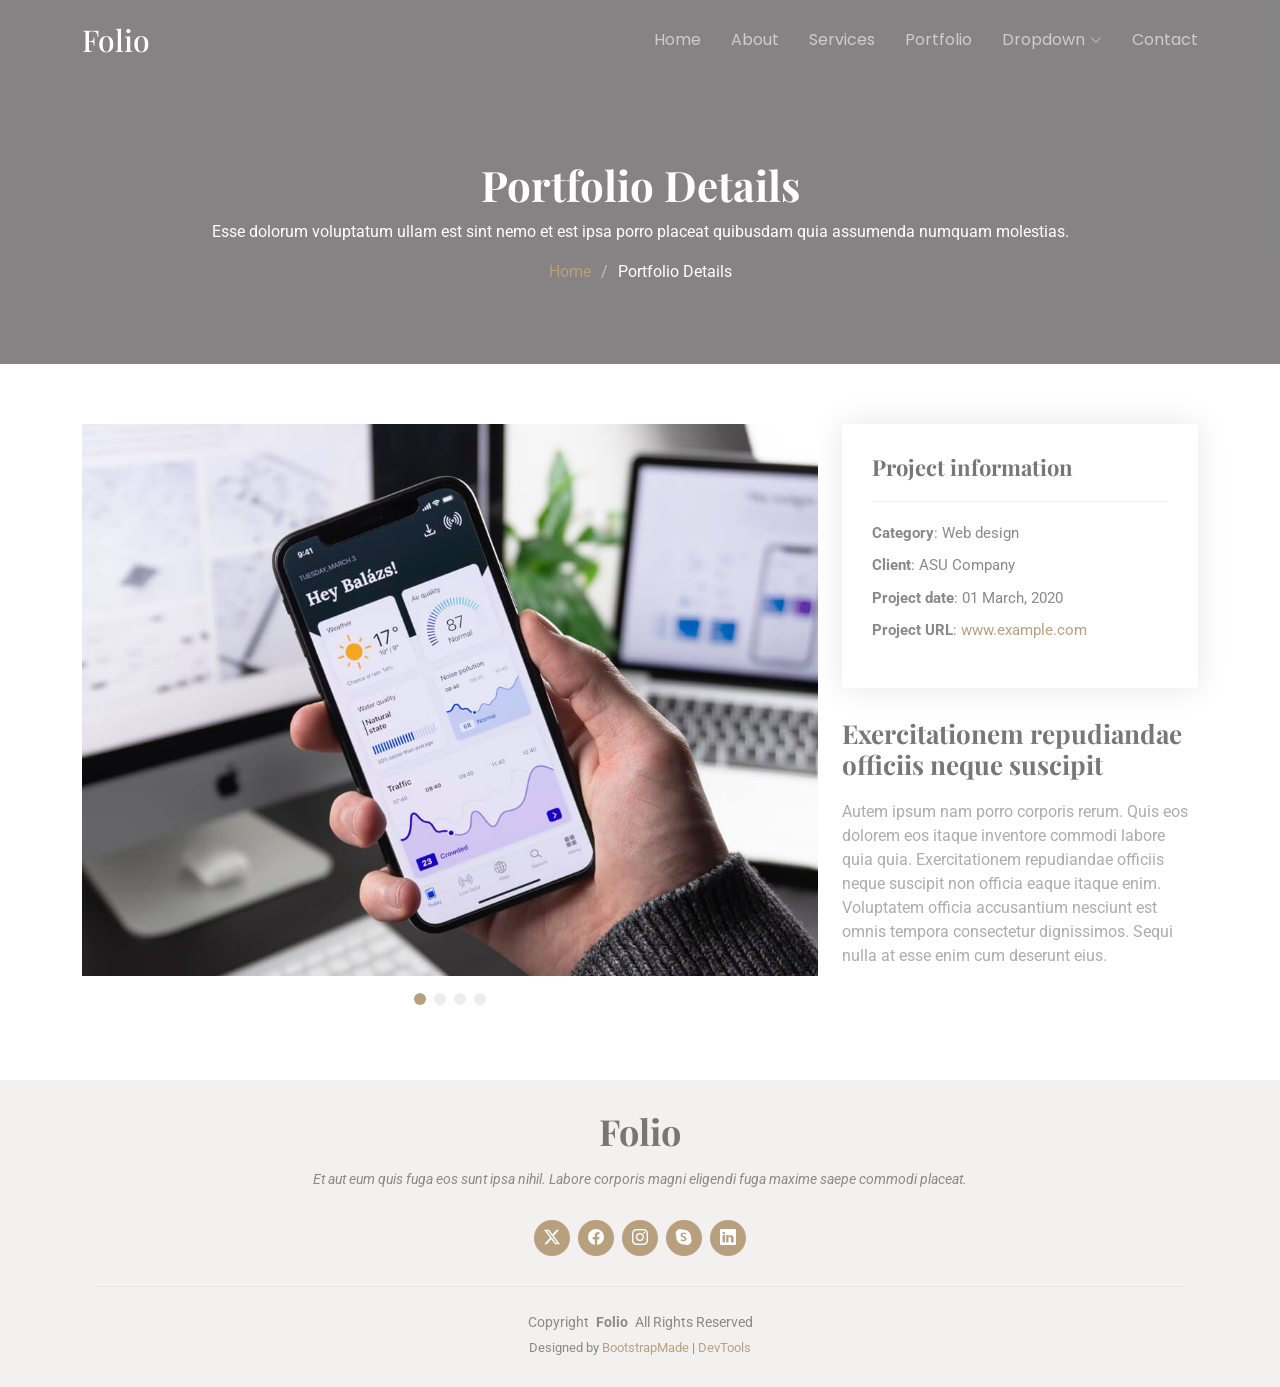
<file: folio/portfolio-details.html>
<!DOCTYPE html>
<html lang="en">

<head>
  <meta charset="utf-8">
  <meta content="width=device-width, initial-scale=1.0" name="viewport">
  <title>Portfolio Details - Folio Bootstrap Template</title>
  <meta name="description" content="">
  <meta name="keywords" content="">

  <!-- Favicons -->
  <link href="assets/img/favicon.png" rel="icon">
  <link href="assets/img/apple-touch-icon.png" rel="apple-touch-icon">

  <!-- Fonts -->
  <link href="https://fonts.googleapis.com" rel="preconnect">
  <link href="https://fonts.gstatic.com" rel="preconnect" crossorigin>
  <link href="https://fonts.googleapis.com/css2?family=Roboto:ital,wght@0,100;0,300;0,400;0,500;0,700;0,900;1,100;1,300;1,400;1,500;1,700;1,900&family=Poppins:ital,wght@0,100;0,200;0,300;0,400;0,500;0,600;0,700;0,800;0,900;1,100;1,200;1,300;1,400;1,500;1,600;1,700;1,800;1,900&family=Playfair+Display:ital,wght@0,400;0,500;0,600;0,700;0,800;0,900;1,400;1,500;1,600;1,700;1,800;1,900&display=swap" rel="stylesheet">

  <!-- Vendor CSS Files -->
  <link href="assets/vendor/bootstrap/css/bootstrap.min.css" rel="stylesheet">
  <link href="assets/vendor/bootstrap-icons/bootstrap-icons.css" rel="stylesheet">
  <link href="assets/vendor/aos/aos.css" rel="stylesheet">
  <link href="assets/vendor/swiper/swiper-bundle.min.css" rel="stylesheet">
  <link href="assets/vendor/glightbox/css/glightbox.min.css" rel="stylesheet">

  <!-- Main CSS File -->
  <link href="assets/css/main.css" rel="stylesheet">

  <!-- =======================================================
  * Template Name: Folio
  * Template URL: https://bootstrapmade.com/folio-bootstrap-portfolio-template/
  * Updated: Aug 08 2024 with Bootstrap v5.3.3
  * Author: BootstrapMade.com
  * License: https://bootstrapmade.com/license/
  ======================================================== -->
</head>

<body class="portfolio-details-page">

  <header id="header" class="header d-flex align-items-center fixed-top">
    <div class="container-fluid container-xl position-relative d-flex align-items-center justify-content-between">

      <a href="index.html" class="logo d-flex align-items-center">
        <!-- Uncomment the line below if you also wish to use an image logo -->
        <!-- <img src="assets/img/logo.png" alt=""> -->
        <h1 class="sitename">Folio</h1>
      </a>

      <nav id="navmenu" class="navmenu">
        <ul>
          <li><a href="#hero">Home</a></li>
          <li><a href="#about">About</a></li>
          <li><a href="#services">Services</a></li>
          <li><a href="#portfolio">Portfolio</a></li>
          <li class="dropdown"><a href="#"><span>Dropdown</span> <i class="bi bi-chevron-down toggle-dropdown"></i></a>
            <ul>
              <li><a href="#">Dropdown 1</a></li>
              <li class="dropdown"><a href="#"><span>Deep Dropdown</span> <i class="bi bi-chevron-down toggle-dropdown"></i></a>
                <ul>
                  <li><a href="#">Deep Dropdown 1</a></li>
                  <li><a href="#">Deep Dropdown 2</a></li>
                  <li><a href="#">Deep Dropdown 3</a></li>
                  <li><a href="#">Deep Dropdown 4</a></li>
                  <li><a href="#">Deep Dropdown 5</a></li>
                </ul>
              </li>
              <li><a href="#">Dropdown 2</a></li>
              <li><a href="#">Dropdown 3</a></li>
              <li><a href="#">Dropdown 4</a></li>
            </ul>
          </li>
          <li><a href="#contact">Contact</a></li>
        </ul>
        <i class="mobile-nav-toggle d-xl-none bi bi-list"></i>
      </nav>

    </div>
  </header>

  <main class="main">

    <!-- Page Title -->
    <div class="page-title dark-background">
      <div class="container position-relative">
        <h1>Portfolio Details</h1>
        <p>Esse dolorum voluptatum ullam est sint nemo et est ipsa porro placeat quibusdam quia assumenda numquam molestias.</p>
        <nav class="breadcrumbs">
          <ol>
            <li><a href="index.html">Home</a></li>
            <li class="current">Portfolio Details</li>
          </ol>
        </nav>
      </div>
    </div><!-- End Page Title -->

    <!-- Portfolio Details Section -->
    <section id="portfolio-details" class="portfolio-details section">

      <div class="container" data-aos="fade-up" data-aos-delay="100">

        <div class="row gy-4">

          <div class="col-lg-8">
            <div class="portfolio-details-slider swiper init-swiper">

              <script type="application/json" class="swiper-config">
                {
                  "loop": true,
                  "speed": 600,
                  "autoplay": {
                    "delay": 5000
                  },
                  "slidesPerView": "auto",
                  "pagination": {
                    "el": ".swiper-pagination",
                    "type": "bullets",
                    "clickable": true
                  }
                }
              </script>

              <div class="swiper-wrapper align-items-center">

                <div class="swiper-slide">
                  <img src="assets/img/portfolio/app-1.jpg" alt="">
                </div>

                <div class="swiper-slide">
                  <img src="assets/img/portfolio/product-1.jpg" alt="">
                </div>

                <div class="swiper-slide">
                  <img src="assets/img/portfolio/branding-1.jpg" alt="">
                </div>

                <div class="swiper-slide">
                  <img src="assets/img/portfolio/books-1.jpg" alt="">
                </div>

              </div>
              <div class="swiper-pagination"></div>
            </div>
          </div>

          <div class="col-lg-4">
            <div class="portfolio-info" data-aos="fade-up" data-aos-delay="200">
              <h3>Project information</h3>
              <ul>
                <li><strong>Category</strong>: Web design</li>
                <li><strong>Client</strong>: ASU Company</li>
                <li><strong>Project date</strong>: 01 March, 2020</li>
                <li><strong>Project URL</strong>: <a href="#">www.example.com</a></li>
              </ul>
            </div>
            <div class="portfolio-description" data-aos="fade-up" data-aos-delay="300">
              <h2>Exercitationem repudiandae officiis neque suscipit</h2>
              <p>
                Autem ipsum nam porro corporis rerum. Quis eos dolorem eos itaque inventore commodi labore quia quia. Exercitationem repudiandae officiis neque suscipit non officia eaque itaque enim. Voluptatem officia accusantium nesciunt est omnis tempora consectetur dignissimos. Sequi nulla at esse enim cum deserunt eius.
              </p>
            </div>
          </div>

        </div>

      </div>

    </section><!-- /Portfolio Details Section -->

  </main>

  <footer id="footer" class="footer light-background">
    <div class="container">
      <h3 class="sitename">Folio</h3>
      <p>Et aut eum quis fuga eos sunt ipsa nihil. Labore corporis magni eligendi fuga maxime saepe commodi placeat.</p>
      <div class="social-links d-flex justify-content-center">
        <a href=""><i class="bi bi-twitter-x"></i></a>
        <a href=""><i class="bi bi-facebook"></i></a>
        <a href=""><i class="bi bi-instagram"></i></a>
        <a href=""><i class="bi bi-skype"></i></a>
        <a href=""><i class="bi bi-linkedin"></i></a>
      </div>
      <div class="container">
        <div class="copyright">
          <span>Copyright</span> <strong class="px-1 sitename">Folio</strong> <span>All Rights Reserved</span>
        </div>
        <div class="credits">
          <!-- All the links in the footer should remain intact. -->
          <!-- You can delete the links only if you've purchased the pro version. -->
          <!-- Licensing information: https://bootstrapmade.com/license/ -->
          <!-- Purchase the pro version with working PHP/AJAX contact form: [buy-url] -->
          Designed by <a href="https://bootstrapmade.com/">BootstrapMade</a> | <a href="https://bootstrapmade.com/tools/">DevTools</a>
        </div>
      </div>
    </div>
  </footer>

  <!-- Scroll Top -->
  <a href="#" id="scroll-top" class="scroll-top d-flex align-items-center justify-content-center"><i class="bi bi-arrow-up-short"></i></a>

  <!-- Preloader -->
  <div id="preloader"></div>

  <!-- Vendor JS Files -->
  <script src="assets/vendor/bootstrap/js/bootstrap.bundle.min.js"></script>
  <script src="assets/vendor/php-email-form/validate.js"></script>
  <script src="assets/vendor/aos/aos.js"></script>
  <script src="assets/vendor/typed.js/typed.umd.js"></script>
  <script src="assets/vendor/swiper/swiper-bundle.min.js"></script>
  <script src="assets/vendor/glightbox/js/glightbox.min.js"></script>
  <script src="assets/vendor/imagesloaded/imagesloaded.pkgd.min.js"></script>
  <script src="assets/vendor/isotope-layout/isotope.pkgd.min.js"></script>

  <!-- Main JS File -->
  <script src="assets/js/main.js"></script>

</body>

</html>
</file>
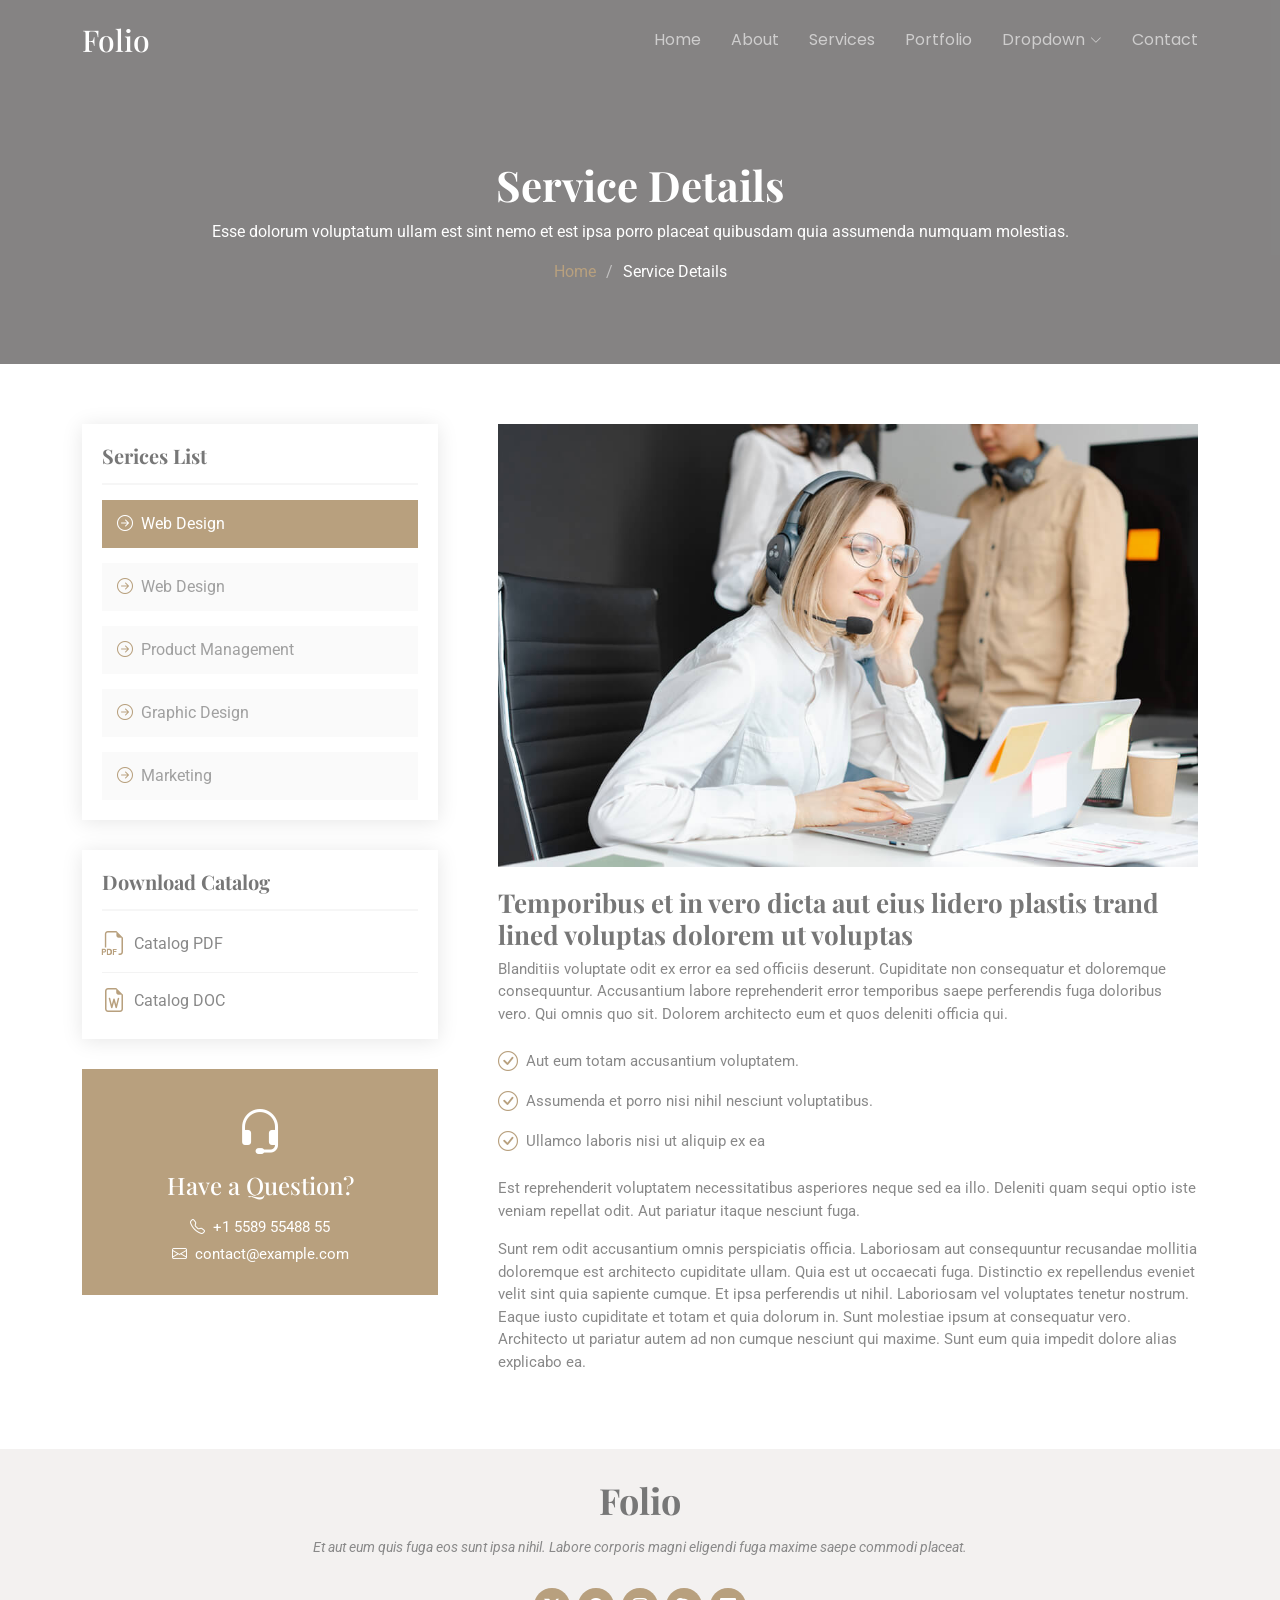
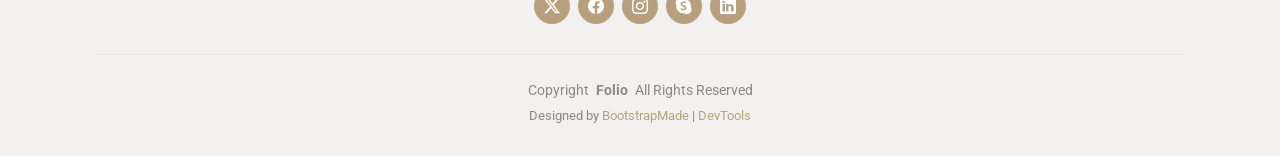
<file: folio/service-details.html>
<!DOCTYPE html>
<html lang="en">

<head>
  <meta charset="utf-8">
  <meta content="width=device-width, initial-scale=1.0" name="viewport">
  <title>Service Details - Folio Bootstrap Template</title>
  <meta name="description" content="">
  <meta name="keywords" content="">

  <!-- Favicons -->
  <link href="assets/img/favicon.png" rel="icon">
  <link href="assets/img/apple-touch-icon.png" rel="apple-touch-icon">

  <!-- Fonts -->
  <link href="https://fonts.googleapis.com" rel="preconnect">
  <link href="https://fonts.gstatic.com" rel="preconnect" crossorigin>
  <link href="https://fonts.googleapis.com/css2?family=Roboto:ital,wght@0,100;0,300;0,400;0,500;0,700;0,900;1,100;1,300;1,400;1,500;1,700;1,900&family=Poppins:ital,wght@0,100;0,200;0,300;0,400;0,500;0,600;0,700;0,800;0,900;1,100;1,200;1,300;1,400;1,500;1,600;1,700;1,800;1,900&family=Playfair+Display:ital,wght@0,400;0,500;0,600;0,700;0,800;0,900;1,400;1,500;1,600;1,700;1,800;1,900&display=swap" rel="stylesheet">

  <!-- Vendor CSS Files -->
  <link href="assets/vendor/bootstrap/css/bootstrap.min.css" rel="stylesheet">
  <link href="assets/vendor/bootstrap-icons/bootstrap-icons.css" rel="stylesheet">
  <link href="assets/vendor/aos/aos.css" rel="stylesheet">
  <link href="assets/vendor/swiper/swiper-bundle.min.css" rel="stylesheet">
  <link href="assets/vendor/glightbox/css/glightbox.min.css" rel="stylesheet">

  <!-- Main CSS File -->
  <link href="assets/css/main.css" rel="stylesheet">

  <!-- =======================================================
  * Template Name: Folio
  * Template URL: https://bootstrapmade.com/folio-bootstrap-portfolio-template/
  * Updated: Aug 08 2024 with Bootstrap v5.3.3
  * Author: BootstrapMade.com
  * License: https://bootstrapmade.com/license/
  ======================================================== -->
</head>

<body class="service-details-page">

  <header id="header" class="header d-flex align-items-center fixed-top">
    <div class="container-fluid container-xl position-relative d-flex align-items-center justify-content-between">

      <a href="index.html" class="logo d-flex align-items-center">
        <!-- Uncomment the line below if you also wish to use an image logo -->
        <!-- <img src="assets/img/logo.png" alt=""> -->
        <h1 class="sitename">Folio</h1>
      </a>

      <nav id="navmenu" class="navmenu">
        <ul>
          <li><a href="#hero">Home</a></li>
          <li><a href="#about">About</a></li>
          <li><a href="#services">Services</a></li>
          <li><a href="#portfolio">Portfolio</a></li>
          <li class="dropdown"><a href="#"><span>Dropdown</span> <i class="bi bi-chevron-down toggle-dropdown"></i></a>
            <ul>
              <li><a href="#">Dropdown 1</a></li>
              <li class="dropdown"><a href="#"><span>Deep Dropdown</span> <i class="bi bi-chevron-down toggle-dropdown"></i></a>
                <ul>
                  <li><a href="#">Deep Dropdown 1</a></li>
                  <li><a href="#">Deep Dropdown 2</a></li>
                  <li><a href="#">Deep Dropdown 3</a></li>
                  <li><a href="#">Deep Dropdown 4</a></li>
                  <li><a href="#">Deep Dropdown 5</a></li>
                </ul>
              </li>
              <li><a href="#">Dropdown 2</a></li>
              <li><a href="#">Dropdown 3</a></li>
              <li><a href="#">Dropdown 4</a></li>
            </ul>
          </li>
          <li><a href="#contact">Contact</a></li>
        </ul>
        <i class="mobile-nav-toggle d-xl-none bi bi-list"></i>
      </nav>

    </div>
  </header>

  <main class="main">

    <!-- Page Title -->
    <div class="page-title dark-background">
      <div class="container position-relative">
        <h1>Service Details</h1>
        <p>Esse dolorum voluptatum ullam est sint nemo et est ipsa porro placeat quibusdam quia assumenda numquam molestias.</p>
        <nav class="breadcrumbs">
          <ol>
            <li><a href="index.html">Home</a></li>
            <li class="current">Service Details</li>
          </ol>
        </nav>
      </div>
    </div><!-- End Page Title -->

    <!-- Service Details Section -->
    <section id="service-details" class="service-details section">

      <div class="container">

        <div class="row gy-5">

          <div class="col-lg-4" data-aos="fade-up" data-aos-delay="100">

            <div class="service-box">
              <h4>Serices List</h4>
              <div class="services-list">
                <a href="#" class="active"><i class="bi bi-arrow-right-circle"></i><span>Web Design</span></a>
                <a href="#"><i class="bi bi-arrow-right-circle"></i><span>Web Design</span></a>
                <a href="#"><i class="bi bi-arrow-right-circle"></i><span>Product Management</span></a>
                <a href="#"><i class="bi bi-arrow-right-circle"></i><span>Graphic Design</span></a>
                <a href="#"><i class="bi bi-arrow-right-circle"></i><span>Marketing</span></a>
              </div>
            </div><!-- End Services List -->

            <div class="service-box">
              <h4>Download Catalog</h4>
              <div class="download-catalog">
                <a href="#"><i class="bi bi-filetype-pdf"></i><span>Catalog PDF</span></a>
                <a href="#"><i class="bi bi-file-earmark-word"></i><span>Catalog DOC</span></a>
              </div>
            </div><!-- End Services List -->

            <div class="help-box d-flex flex-column justify-content-center align-items-center">
              <i class="bi bi-headset help-icon"></i>
              <h4>Have a Question?</h4>
              <p class="d-flex align-items-center mt-2 mb-0"><i class="bi bi-telephone me-2"></i> <span>+1 5589 55488 55</span></p>
              <p class="d-flex align-items-center mt-1 mb-0"><i class="bi bi-envelope me-2"></i> <a href="mailto:contact@example.com">contact@example.com</a></p>
            </div>

          </div>

          <div class="col-lg-8 ps-lg-5" data-aos="fade-up" data-aos-delay="200">
            <img src="assets/img/services.jpg" alt="" class="img-fluid services-img">
            <h3>Temporibus et in vero dicta aut eius lidero plastis trand lined voluptas dolorem ut voluptas</h3>
            <p>
              Blanditiis voluptate odit ex error ea sed officiis deserunt. Cupiditate non consequatur et doloremque consequuntur. Accusantium labore reprehenderit error temporibus saepe perferendis fuga doloribus vero. Qui omnis quo sit. Dolorem architecto eum et quos deleniti officia qui.
            </p>
            <ul>
              <li><i class="bi bi-check-circle"></i> <span>Aut eum totam accusantium voluptatem.</span></li>
              <li><i class="bi bi-check-circle"></i> <span>Assumenda et porro nisi nihil nesciunt voluptatibus.</span></li>
              <li><i class="bi bi-check-circle"></i> <span>Ullamco laboris nisi ut aliquip ex ea</span></li>
            </ul>
            <p>
              Est reprehenderit voluptatem necessitatibus asperiores neque sed ea illo. Deleniti quam sequi optio iste veniam repellat odit. Aut pariatur itaque nesciunt fuga.
            </p>
            <p>
              Sunt rem odit accusantium omnis perspiciatis officia. Laboriosam aut consequuntur recusandae mollitia doloremque est architecto cupiditate ullam. Quia est ut occaecati fuga. Distinctio ex repellendus eveniet velit sint quia sapiente cumque. Et ipsa perferendis ut nihil. Laboriosam vel voluptates tenetur nostrum. Eaque iusto cupiditate et totam et quia dolorum in. Sunt molestiae ipsum at consequatur vero. Architecto ut pariatur autem ad non cumque nesciunt qui maxime. Sunt eum quia impedit dolore alias explicabo ea.
            </p>
          </div>

        </div>

      </div>

    </section><!-- /Service Details Section -->

  </main>

  <footer id="footer" class="footer light-background">
    <div class="container">
      <h3 class="sitename">Folio</h3>
      <p>Et aut eum quis fuga eos sunt ipsa nihil. Labore corporis magni eligendi fuga maxime saepe commodi placeat.</p>
      <div class="social-links d-flex justify-content-center">
        <a href=""><i class="bi bi-twitter-x"></i></a>
        <a href=""><i class="bi bi-facebook"></i></a>
        <a href=""><i class="bi bi-instagram"></i></a>
        <a href=""><i class="bi bi-skype"></i></a>
        <a href=""><i class="bi bi-linkedin"></i></a>
      </div>
      <div class="container">
        <div class="copyright">
          <span>Copyright</span> <strong class="px-1 sitename">Folio</strong> <span>All Rights Reserved</span>
        </div>
        <div class="credits">
          <!-- All the links in the footer should remain intact. -->
          <!-- You can delete the links only if you've purchased the pro version. -->
          <!-- Licensing information: https://bootstrapmade.com/license/ -->
          <!-- Purchase the pro version with working PHP/AJAX contact form: [buy-url] -->
          Designed by <a href="https://bootstrapmade.com/">BootstrapMade</a> | <a href="https://bootstrapmade.com/tools/">DevTools</a>
        </div>
      </div>
    </div>
  </footer>

  <!-- Scroll Top -->
  <a href="#" id="scroll-top" class="scroll-top d-flex align-items-center justify-content-center"><i class="bi bi-arrow-up-short"></i></a>

  <!-- Preloader -->
  <div id="preloader"></div>

  <!-- Vendor JS Files -->
  <script src="assets/vendor/bootstrap/js/bootstrap.bundle.min.js"></script>
  <script src="assets/vendor/php-email-form/validate.js"></script>
  <script src="assets/vendor/aos/aos.js"></script>
  <script src="assets/vendor/typed.js/typed.umd.js"></script>
  <script src="assets/vendor/swiper/swiper-bundle.min.js"></script>
  <script src="assets/vendor/glightbox/js/glightbox.min.js"></script>
  <script src="assets/vendor/imagesloaded/imagesloaded.pkgd.min.js"></script>
  <script src="assets/vendor/isotope-layout/isotope.pkgd.min.js"></script>

  <!-- Main JS File -->
  <script src="assets/js/main.js"></script>

</body>

</html>
</file>
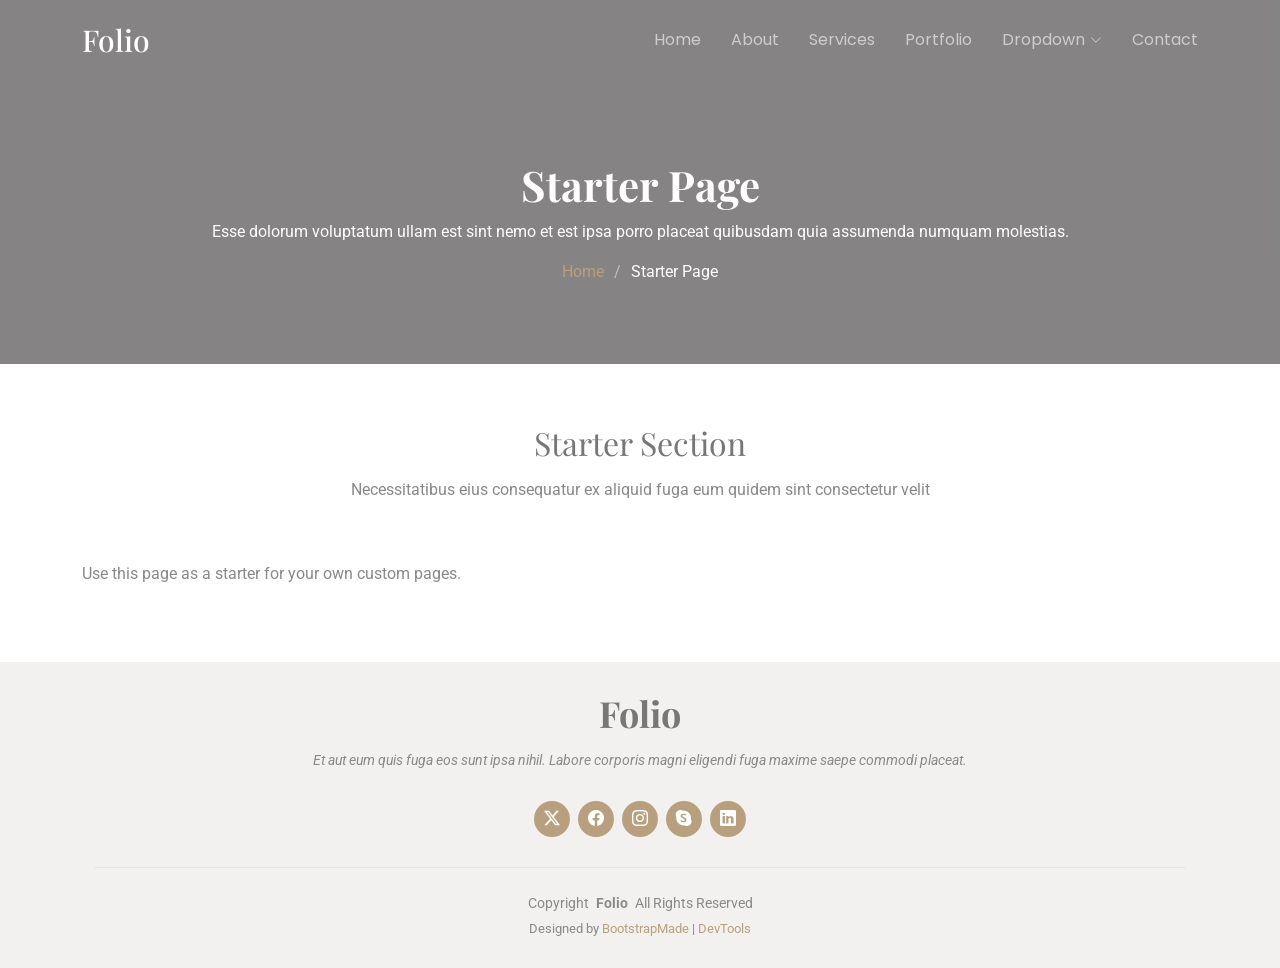
<file: folio/starter-page.html>
<!DOCTYPE html>
<html lang="en">

<head>
  <meta charset="utf-8">
  <meta content="width=device-width, initial-scale=1.0" name="viewport">
  <title>Starter Page - Folio Bootstrap Template</title>
  <meta name="description" content="">
  <meta name="keywords" content="">

  <!-- Favicons -->
  <link href="assets/img/favicon.png" rel="icon">
  <link href="assets/img/apple-touch-icon.png" rel="apple-touch-icon">

  <!-- Fonts -->
  <link href="https://fonts.googleapis.com" rel="preconnect">
  <link href="https://fonts.gstatic.com" rel="preconnect" crossorigin>
  <link href="https://fonts.googleapis.com/css2?family=Roboto:ital,wght@0,100;0,300;0,400;0,500;0,700;0,900;1,100;1,300;1,400;1,500;1,700;1,900&family=Poppins:ital,wght@0,100;0,200;0,300;0,400;0,500;0,600;0,700;0,800;0,900;1,100;1,200;1,300;1,400;1,500;1,600;1,700;1,800;1,900&family=Playfair+Display:ital,wght@0,400;0,500;0,600;0,700;0,800;0,900;1,400;1,500;1,600;1,700;1,800;1,900&display=swap" rel="stylesheet">

  <!-- Vendor CSS Files -->
  <link href="assets/vendor/bootstrap/css/bootstrap.min.css" rel="stylesheet">
  <link href="assets/vendor/bootstrap-icons/bootstrap-icons.css" rel="stylesheet">
  <link href="assets/vendor/aos/aos.css" rel="stylesheet">
  <link href="assets/vendor/swiper/swiper-bundle.min.css" rel="stylesheet">
  <link href="assets/vendor/glightbox/css/glightbox.min.css" rel="stylesheet">

  <!-- Main CSS File -->
  <link href="assets/css/main.css" rel="stylesheet">

  <!-- =======================================================
  * Template Name: Folio
  * Template URL: https://bootstrapmade.com/folio-bootstrap-portfolio-template/
  * Updated: Aug 08 2024 with Bootstrap v5.3.3
  * Author: BootstrapMade.com
  * License: https://bootstrapmade.com/license/
  ======================================================== -->
</head>

<body class="starter-page-page">

  <header id="header" class="header d-flex align-items-center fixed-top">
    <div class="container-fluid container-xl position-relative d-flex align-items-center justify-content-between">

      <a href="index.html" class="logo d-flex align-items-center">
        <!-- Uncomment the line below if you also wish to use an image logo -->
        <!-- <img src="assets/img/logo.png" alt=""> -->
        <h1 class="sitename">Folio</h1>
      </a>

      <nav id="navmenu" class="navmenu">
        <ul>
          <li><a href="#hero">Home</a></li>
          <li><a href="#about">About</a></li>
          <li><a href="#services">Services</a></li>
          <li><a href="#portfolio">Portfolio</a></li>
          <li class="dropdown"><a href="#"><span>Dropdown</span> <i class="bi bi-chevron-down toggle-dropdown"></i></a>
            <ul>
              <li><a href="#">Dropdown 1</a></li>
              <li class="dropdown"><a href="#"><span>Deep Dropdown</span> <i class="bi bi-chevron-down toggle-dropdown"></i></a>
                <ul>
                  <li><a href="#">Deep Dropdown 1</a></li>
                  <li><a href="#">Deep Dropdown 2</a></li>
                  <li><a href="#">Deep Dropdown 3</a></li>
                  <li><a href="#">Deep Dropdown 4</a></li>
                  <li><a href="#">Deep Dropdown 5</a></li>
                </ul>
              </li>
              <li><a href="#">Dropdown 2</a></li>
              <li><a href="#">Dropdown 3</a></li>
              <li><a href="#">Dropdown 4</a></li>
            </ul>
          </li>
          <li><a href="#contact">Contact</a></li>
        </ul>
        <i class="mobile-nav-toggle d-xl-none bi bi-list"></i>
      </nav>

    </div>
  </header>

  <main class="main">

    <!-- Page Title -->
    <div class="page-title dark-background">
      <div class="container position-relative">
        <h1>Starter Page</h1>
        <p>Esse dolorum voluptatum ullam est sint nemo et est ipsa porro placeat quibusdam quia assumenda numquam molestias.</p>
        <nav class="breadcrumbs">
          <ol>
            <li><a href="index.html">Home</a></li>
            <li class="current">Starter Page</li>
          </ol>
        </nav>
      </div>
    </div><!-- End Page Title -->

    <!-- Starter Section Section -->
    <section id="starter-section" class="starter-section section">

      <!-- Section Title -->
      <div class="container section-title" data-aos="fade-up">
        <h2>Starter Section</h2>
        <p>Necessitatibus eius consequatur ex aliquid fuga eum quidem sint consectetur velit</p>
      </div><!-- End Section Title -->

      <div class="container" data-aos="fade-up">
        <p>Use this page as a starter for your own custom pages.</p>
      </div>

    </section><!-- /Starter Section Section -->

  </main>

  <footer id="footer" class="footer light-background">
    <div class="container">
      <h3 class="sitename">Folio</h3>
      <p>Et aut eum quis fuga eos sunt ipsa nihil. Labore corporis magni eligendi fuga maxime saepe commodi placeat.</p>
      <div class="social-links d-flex justify-content-center">
        <a href=""><i class="bi bi-twitter-x"></i></a>
        <a href=""><i class="bi bi-facebook"></i></a>
        <a href=""><i class="bi bi-instagram"></i></a>
        <a href=""><i class="bi bi-skype"></i></a>
        <a href=""><i class="bi bi-linkedin"></i></a>
      </div>
      <div class="container">
        <div class="copyright">
          <span>Copyright</span> <strong class="px-1 sitename">Folio</strong> <span>All Rights Reserved</span>
        </div>
        <div class="credits">
          <!-- All the links in the footer should remain intact. -->
          <!-- You can delete the links only if you've purchased the pro version. -->
          <!-- Licensing information: https://bootstrapmade.com/license/ -->
          <!-- Purchase the pro version with working PHP/AJAX contact form: [buy-url] -->
          Designed by <a href="https://bootstrapmade.com/">BootstrapMade</a> | <a href="https://bootstrapmade.com/tools/">DevTools</a>
        </div>
      </div>
    </div>
  </footer>

  <!-- Scroll Top -->
  <a href="#" id="scroll-top" class="scroll-top d-flex align-items-center justify-content-center"><i class="bi bi-arrow-up-short"></i></a>

  <!-- Preloader -->
  <div id="preloader"></div>

  <!-- Vendor JS Files -->
  <script src="assets/vendor/bootstrap/js/bootstrap.bundle.min.js"></script>
  <script src="assets/vendor/php-email-form/validate.js"></script>
  <script src="assets/vendor/aos/aos.js"></script>
  <script src="assets/vendor/typed.js/typed.umd.js"></script>
  <script src="assets/vendor/swiper/swiper-bundle.min.js"></script>
  <script src="assets/vendor/glightbox/js/glightbox.min.js"></script>
  <script src="assets/vendor/imagesloaded/imagesloaded.pkgd.min.js"></script>
  <script src="assets/vendor/isotope-layout/isotope.pkgd.min.js"></script>

  <!-- Main JS File -->
  <script src="assets/js/main.js"></script>

</body>

</html>
</file>
<file: folio/assets/css/main.css>
/**
* Template Name: Folio
* Template URL: https://bootstrapmade.com/folio-bootstrap-portfolio-template/
* Updated: Aug 08 2024 with Bootstrap v5.3.3
* Author: BootstrapMade.com
* License: https://bootstrapmade.com/license/
*/

/*--------------------------------------------------------------
# Font & Color Variables
# Help: https://bootstrapmade.com/color-system/
--------------------------------------------------------------*/
/* Fonts */
:root {
  --default-font: "Roboto",  system-ui, -apple-system, "Segoe UI", Roboto, "Helvetica Neue", Arial, "Noto Sans", "Liberation Sans", sans-serif, "Apple Color Emoji", "Segoe UI Emoji", "Segoe UI Symbol", "Noto Color Emoji";
  --heading-font: "Playfair Display",  sans-serif;
  --nav-font: "Poppins",  sans-serif;
}

/* Global Colors - The following color variables are used throughout the website. Updating them here will change the color scheme of the entire website */
:root { 
  --background-color: #ffffff; /* Background color for the entire website, including individual sections */
  --default-color: #898989; /* Default color used for the majority of the text content across the entire website */
  --heading-color: #777777; /* Color for headings, subheadings and title throughout the website */
  --accent-color: #b8a07e; /* Accent color that represents your brand on the website. It's used for buttons, links, and other elements that need to stand out */
  --surface-color: #ffffff; /* The surface color is used as a background of boxed elements within sections, such as cards, icon boxes, or other elements that require a visual separation from the global background. */
  --contrast-color: #ffffff; /* Contrast color for text, ensuring readability against backgrounds of accent, heading, or default colors. */
}

/* Nav Menu Colors - The following color variables are used specifically for the navigation menu. They are separate from the global colors to allow for more customization options */
:root {
  --nav-color: rgba(255, 255, 255, 0.6);  /* The default color of the main navmenu links */
  --nav-hover-color: #ffffff; /* Applied to main navmenu links when they are hovered over or active */
  --nav-mobile-background-color: #ffffff; /* Used as the background color for mobile navigation menu */
  --nav-dropdown-background-color: #ffffff; /* Used as the background color for dropdown items that appear when hovering over primary navigation items */
  --nav-dropdown-color: #898989; /* Used for navigation links of the dropdown items in the navigation menu. */
  --nav-dropdown-hover-color: #b8a07e; /* Similar to --nav-hover-color, this color is applied to dropdown navigation links when they are hovered over. */
}

/* Color Presets - These classes override global colors when applied to any section or element, providing reuse of the sam color scheme. */

.light-background {
  --background-color: #f3f1f0;
  --surface-color: #ffffff;
}

.dark-background {
  --background-color: #858484;
  --default-color: #ffffff;
  --heading-color: #ffffff;
  --surface-color: #9e9e9e;
  --contrast-color: #ffffff;
}

/* Smooth scroll */
:root {
  scroll-behavior: smooth;
}

/*--------------------------------------------------------------
# General Styling & Shared Classes
--------------------------------------------------------------*/
body {
  color: var(--default-color);
  background-color: var(--background-color);
  font-family: var(--default-font);
}

a {
  color: var(--accent-color);
  text-decoration: none;
  transition: 0.3s;
}

a:hover {
  color: color-mix(in srgb, var(--accent-color), transparent 25%);
  text-decoration: none;
}

h1,
h2,
h3,
h4,
h5,
h6 {
  color: var(--heading-color);
  font-family: var(--heading-font);
}

/* PHP Email Form Messages
------------------------------*/
.php-email-form .error-message {
  display: none;
  background: #df1529;
  color: #ffffff;
  text-align: left;
  padding: 15px;
  margin-bottom: 24px;
  font-weight: 600;
}

.php-email-form .sent-message {
  display: none;
  color: #ffffff;
  background: #059652;
  text-align: center;
  padding: 15px;
  margin-bottom: 24px;
  font-weight: 600;
}

.php-email-form .loading {
  display: none;
  background: var(--surface-color);
  text-align: center;
  padding: 15px;
  margin-bottom: 24px;
}

.php-email-form .loading:before {
  content: "";
  display: inline-block;
  border-radius: 50%;
  width: 24px;
  height: 24px;
  margin: 0 10px -6px 0;
  border: 3px solid var(--accent-color);
  border-top-color: var(--surface-color);
  animation: php-email-form-loading 1s linear infinite;
}

@keyframes php-email-form-loading {
  0% {
    transform: rotate(0deg);
  }

  100% {
    transform: rotate(360deg);
  }
}

/*--------------------------------------------------------------
# Global Header
--------------------------------------------------------------*/
.header {
  --background-color: rgba(0, 0, 0, 0);
  --default-color: #ffffff;
  --heading-color: #ffffff;
  color: var(--default-color);
  background-color: var(--background-color);
  padding: 10px 0;
  transition: all 0.5s;
  z-index: 997;
}

.header .logo {
  line-height: 1;
}

.header .logo img {
  max-height: 32px;
  margin-right: 8px;
}

.header .logo h1 {
  font-size: 30px;
  margin: 0;
  font-weight: 4700;
  color: var(--heading-color);
}

.scrolled .header {
  box-shadow: 0px 0 18px rgba(0, 0, 0, 0.1);
}

/* Global Header on Scroll
------------------------------*/
.scrolled .header {
  --background-color: rgba(82, 78, 68, 0.8);
}

/*--------------------------------------------------------------
# Navigation Menu
--------------------------------------------------------------*/
/* Navmenu - Desktop */
@media (min-width: 1200px) {
  .navmenu {
    padding: 0;
  }

  .navmenu ul {
    margin: 0;
    padding: 0;
    display: flex;
    list-style: none;
    align-items: center;
  }

  .navmenu li {
    position: relative;
  }

  .navmenu a,
  .navmenu a:focus {
    color: var(--nav-color);
    padding: 18px 15px;
    font-size: 16px;
    font-family: var(--nav-font);
    font-weight: 400;
    display: flex;
    align-items: center;
    justify-content: space-between;
    white-space: nowrap;
    transition: 0.3s;
  }

  .navmenu a i,
  .navmenu a:focus i {
    font-size: 12px;
    line-height: 0;
    margin-left: 5px;
    transition: 0.3s;
  }

  .navmenu li:last-child a {
    padding-right: 0;
  }

  .navmenu li:hover>a,
  .navmenu .active,
  .navmenu .active:focus {
    color: var(--nav-hover-color);
  }

  .navmenu .dropdown ul {
    margin: 0;
    padding: 10px 0;
    background: var(--nav-dropdown-background-color);
    display: block;
    position: absolute;
    visibility: hidden;
    left: 14px;
    top: 130%;
    opacity: 0;
    transition: 0.3s;
    border-radius: 4px;
    z-index: 99;
    box-shadow: 0px 0px 30px rgba(0, 0, 0, 0.1);
  }

  .navmenu .dropdown ul li {
    min-width: 200px;
  }

  .navmenu .dropdown ul a {
    padding: 10px 20px;
    font-size: 15px;
    text-transform: none;
    color: var(--nav-dropdown-color);
  }

  .navmenu .dropdown ul a i {
    font-size: 12px;
  }

  .navmenu .dropdown ul a:hover,
  .navmenu .dropdown ul .active:hover,
  .navmenu .dropdown ul li:hover>a {
    color: var(--nav-dropdown-hover-color);
  }

  .navmenu .dropdown:hover>ul {
    opacity: 1;
    top: 100%;
    visibility: visible;
  }

  .navmenu .dropdown .dropdown ul {
    top: 0;
    left: -90%;
    visibility: hidden;
  }

  .navmenu .dropdown .dropdown:hover>ul {
    opacity: 1;
    top: 0;
    left: -100%;
    visibility: visible;
  }
}

/* Navmenu - Mobile */
@media (max-width: 1199px) {
  .mobile-nav-toggle {
    color: var(--nav-color);
    font-size: 28px;
    line-height: 0;
    margin-right: 10px;
    cursor: pointer;
    transition: color 0.3s;
  }

  .navmenu {
    padding: 0;
    z-index: 9997;
  }

  .navmenu ul {
    display: none;
    list-style: none;
    position: absolute;
    inset: 60px 20px 20px 20px;
    padding: 10px 0;
    margin: 0;
    border-radius: 6px;
    background-color: var(--nav-mobile-background-color);
    overflow-y: auto;
    transition: 0.3s;
    z-index: 9998;
    box-shadow: 0px 0px 30px rgba(0, 0, 0, 0.1);
  }

  .navmenu a,
  .navmenu a:focus {
    color: var(--nav-dropdown-color);
    padding: 10px 20px;
    font-family: var(--nav-font);
    font-size: 17px;
    font-weight: 500;
    display: flex;
    align-items: center;
    justify-content: space-between;
    white-space: nowrap;
    transition: 0.3s;
  }

  .navmenu a i,
  .navmenu a:focus i {
    font-size: 12px;
    line-height: 0;
    margin-left: 5px;
    width: 30px;
    height: 30px;
    display: flex;
    align-items: center;
    justify-content: center;
    border-radius: 50%;
    transition: 0.3s;
    background-color: color-mix(in srgb, var(--accent-color), transparent 90%);
  }

  .navmenu a i:hover,
  .navmenu a:focus i:hover {
    background-color: var(--accent-color);
    color: var(--contrast-color);
  }

  .navmenu a:hover,
  .navmenu .active,
  .navmenu .active:focus {
    color: var(--nav-dropdown-hover-color);
  }

  .navmenu .active i,
  .navmenu .active:focus i {
    background-color: var(--accent-color);
    color: var(--contrast-color);
    transform: rotate(180deg);
  }

  .navmenu .dropdown ul {
    position: static;
    display: none;
    z-index: 99;
    padding: 10px 0;
    margin: 10px 20px;
    background-color: var(--nav-dropdown-background-color);
    border: 1px solid color-mix(in srgb, var(--default-color), transparent 90%);
    box-shadow: none;
    transition: all 0.5s ease-in-out;
  }

  .navmenu .dropdown ul ul {
    background-color: rgba(33, 37, 41, 0.1);
  }

  .navmenu .dropdown>.dropdown-active {
    display: block;
    background-color: rgba(33, 37, 41, 0.03);
  }

  .mobile-nav-active {
    overflow: hidden;
  }

  .mobile-nav-active .mobile-nav-toggle {
    color: #fff;
    position: absolute;
    font-size: 32px;
    top: 15px;
    right: 15px;
    margin-right: 0;
    z-index: 9999;
  }

  .mobile-nav-active .navmenu {
    position: fixed;
    overflow: hidden;
    inset: 0;
    background: rgba(33, 37, 41, 0.8);
    transition: 0.3s;
  }

  .mobile-nav-active .navmenu>ul {
    display: block;
  }
}

/*--------------------------------------------------------------
# Global Footer
--------------------------------------------------------------*/
.footer {
  color: var(--default-color);
  background-color: var(--background-color);
  font-size: 14px;
  text-align: center;
  padding: 30px 0;
  position: relative;
}

.footer h3 {
  font-size: 36px;
  font-weight: 700;
  position: relative;
  padding: 0;
  margin: 0 0 15px 0;
}

.footer p {
  font-size: 15;
  font-style: italic;
  padding: 0;
  margin: 0 0 30px 0;
}

.footer .social-links {
  margin: 0 0 30px 0;
}

.footer .social-links a {
  font-size: 16px;
  display: flex;
  align-items: center;
  justify-content: center;
  background: var(--accent-color);
  color: var(--contrast-color);
  line-height: 1;
  margin: 0 4px;
  border-radius: 50%;
  text-align: center;
  width: 36px;
  height: 36px;
  transition: 0.3s;
}

.footer .social-links a:hover {
  background: color-mix(in srgb, var(--accent-color), transparent 20%);
  text-decoration: none;
}

.footer .copyright {
  padding-top: 25px;
  border-top: 1px solid color-mix(in srgb, var(--default-color), transparent 90%);
}

.footer .credits {
  font-size: 13px;
  padding-top: 5px;
}

/*--------------------------------------------------------------
# Preloader
--------------------------------------------------------------*/
#preloader {
  position: fixed;
  inset: 0;
  z-index: 999999;
  overflow: hidden;
  background: var(--background-color);
  transition: all 0.6s ease-out;
}

#preloader:before {
  content: "";
  position: fixed;
  top: calc(50% - 30px);
  left: calc(50% - 30px);
  border: 6px solid #ffffff;
  border-color: var(--accent-color) transparent var(--accent-color) transparent;
  border-radius: 50%;
  width: 60px;
  height: 60px;
  animation: animate-preloader 1.5s linear infinite;
}

@keyframes animate-preloader {
  0% {
    transform: rotate(0deg);
  }

  100% {
    transform: rotate(360deg);
  }
}

/*--------------------------------------------------------------
# Scroll Top Button
--------------------------------------------------------------*/
.scroll-top {
  position: fixed;
  visibility: hidden;
  opacity: 0;
  right: 15px;
  bottom: 15px;
  z-index: 99999;
  background-color: var(--accent-color);
  width: 40px;
  height: 40px;
  border-radius: 4px;
  transition: all 0.4s;
}

.scroll-top i {
  font-size: 24px;
  color: var(--contrast-color);
  line-height: 0;
}

.scroll-top:hover {
  background-color: color-mix(in srgb, var(--accent-color), transparent 20%);
  color: var(--contrast-color);
}

.scroll-top.active {
  visibility: visible;
  opacity: 1;
}

/*--------------------------------------------------------------
# Disable aos animation delay on mobile devices
--------------------------------------------------------------*/
@media screen and (max-width: 768px) {
  [data-aos-delay] {
    transition-delay: 0 !important;
  }
}

/*--------------------------------------------------------------
# Global Page Titles & Breadcrumbs
--------------------------------------------------------------*/
.page-title {
  color: var(--default-color);
  background-color: var(--background-color);
  padding: 160px 0 80px 0;
  text-align: center;
  position: relative;
}

.page-title:before {
  content: "";
  background-color: color-mix(in srgb, var(--background-color), transparent 50%);
  position: absolute;
  inset: 0;
}

.page-title h1 {
  font-size: 42px;
  font-weight: 700;
  margin-bottom: 10px;
}

.page-title .breadcrumbs ol {
  display: flex;
  flex-wrap: wrap;
  list-style: none;
  justify-content: center;
  padding: 0;
  margin: 0;
  font-size: 16px;
  font-weight: 400;
}

.page-title .breadcrumbs ol li+li {
  padding-left: 10px;
}

.page-title .breadcrumbs ol li+li::before {
  content: "/";
  display: inline-block;
  padding-right: 10px;
  color: color-mix(in srgb, var(--default-color), transparent 50%);
}

/*--------------------------------------------------------------
# Global Sections
--------------------------------------------------------------*/
section,
.section {
  color: var(--default-color);
  background-color: var(--background-color);
  padding: 60px 0;
  scroll-margin-top: 80px;
  overflow: clip;
}

@media (max-width: 1199px) {

  section,
  .section {
    scroll-margin-top: 56px;
  }
}

/*--------------------------------------------------------------
# Global Section Titles
--------------------------------------------------------------*/
.section-title {
  text-align: center;
  padding-bottom: 60px;
  position: relative;
}

.section-title h2 {
  font-size: 32px;
  font-weight: 300;
  margin-bottom: 15px;
}

.section-title p {
  margin-bottom: 0;
}

/*--------------------------------------------------------------
# Hero Section
--------------------------------------------------------------*/
.hero {
  width: 100%;
  min-height: 100vh;
  position: relative;
  padding: 80px 0;
  display: flex;
  align-items: center;
  justify-content: center;
}

.hero img {
  position: absolute;
  inset: 0;
  display: block;
  width: 100%;
  height: 100%;
  object-fit: cover;
  z-index: 1;
}

.hero:before {
  content: "";
  background: color-mix(in srgb, var(--background-color), transparent 80%);
  position: absolute;
  inset: 0;
  z-index: 2;
}

.hero .container {
  position: relative;
  z-index: 3;
}

.hero h2 {
  margin: 0;
  font-size: 64px;
  font-weight: 700;
}

.hero p {
  margin: 5px 0 0 0;
  font-size: 26px;
}

.hero p span {
  letter-spacing: 1px;
  border-bottom: 2px solid var(--accent-color);
}

.hero .social-links {
  margin-top: 25px;
}

.hero .social-links a {
  font-size: 24px;
  display: inline-block;
  color: color-mix(in srgb, var(--default-color), transparent 50%);
  line-height: 1;
  margin-right: 20px;
  transition: 0.3s;
}

.hero .social-links a:hover {
  color: var(--accent-color);
}

@media (max-width: 768px) {
  .hero h2 {
    font-size: 32px;
  }

  .hero p {
    font-size: 20px;
  }
}

/*--------------------------------------------------------------
# About Section
--------------------------------------------------------------*/
.about .profile-img {
  border: 20px solid var(--accent-color);
  padding: 0;
}

.about .profile-img img {
  margin-top: -60px;
  margin-left: 40px;
  margin-bottom: 40px;
  position: relative;
  z-index: 1;
}

.about .content h3 {
  font-size: 1.75rem;
  font-weight: 700;
}

.about .content .fst-italic {
  color: color-mix(in srgb, var(--default-color), var(--contrast-color) 50%);
}

.about .content ul {
  list-style: none;
  padding: 0;
}

.about .content ul li {
  padding: 10px 0 0 0;
  display: flex;
}

.about .content ul i {
  color: var(--accent-color);
  margin-right: 0.5rem;
  line-height: 1.2;
  font-size: 1.25rem;
}

.about .content p:last-child {
  margin-bottom: 0;
}

/*--------------------------------------------------------------
# Services Section
--------------------------------------------------------------*/
.services .service-item {
  position: relative;
  height: 100%;
  margin-bottom: 30px;
}

.services .service-item .icon {
  margin-right: 20px;
}

.services .service-item .icon i {
  color: var(--accent-color);
  font-size: 40px;
  line-height: 0;
  transition: 0.3s;
}

.services .service-item:hover .icon i {
  color: var(--accent-color);
}

.services .service-item .title {
  color: var(--heading-color);
  font-weight: 700;
  margin-bottom: 10px;
  font-size: 20px;
  transition: 0.3s;
}

.services .service-item .description {
  font-size: 15px;
  color: color-mix(in srgb, var(--default-color), transparent 30%);
  margin-bottom: 10px;
}

.services .service-item .readmore {
  display: flex;
  align-items: center;
  color: color-mix(in srgb, var(--default-color), transparent 50%);
  transition: 0.3s;
  font-weight: 700;
  font-size: 14px;
}

.services .service-item .readmore i {
  margin-left: 8px;
}

.services .service-item:hover .title,
.services .service-item:hover .readmore,
.services .service-item:hover .icon i {
  color: var(--accent-color);
}

/*--------------------------------------------------------------
# Testimonials Section
--------------------------------------------------------------*/
.testimonials .section-header {
  margin-bottom: 40px;
}

.testimonials .testimonials-carousel,
.testimonials .testimonials-slider {
  overflow: hidden;
}

.testimonials .testimonial-item {
  text-align: center;
}

.testimonials .testimonial-item .testimonial-img {
  width: 120px;
  border-radius: 50%;
  border: 4px solid var(--background-color);
  margin: 0 auto;
}

.testimonials .testimonial-item h3 {
  font-size: 20px;
  font-weight: bold;
  margin: 10px 0 5px 0;
}

.testimonials .testimonial-item h4 {
  font-size: 14px;
  color: color-mix(in srgb, var(--default-color), transparent 40%);
  margin: 0 0 15px 0;
}

.testimonials .testimonial-item .stars {
  margin-bottom: 15px;
}

.testimonials .testimonial-item .stars i {
  color: #ffc107;
  margin: 0 1px;
}

.testimonials .testimonial-item .quote-icon-left,
.testimonials .testimonial-item .quote-icon-right {
  color: color-mix(in srgb, var(--accent-color), transparent 50%);
  font-size: 26px;
  line-height: 0;
}

.testimonials .testimonial-item .quote-icon-left {
  display: inline-block;
  left: -5px;
  position: relative;
}

.testimonials .testimonial-item .quote-icon-right {
  display: inline-block;
  right: -5px;
  position: relative;
  top: 10px;
  transform: scale(-1, -1);
}

.testimonials .testimonial-item p {
  font-style: italic;
  margin: 0 auto 15px auto;
}

.testimonials .swiper-wrapper {
  height: auto;
}

.testimonials .swiper-pagination {
  margin-top: 20px;
  position: relative;
}

.testimonials .swiper-pagination .swiper-pagination-bullet {
  width: 12px;
  height: 12px;
  opacity: 1;
  background-color: color-mix(in srgb, var(--default-color), transparent 85%);
}

.testimonials .swiper-pagination .swiper-pagination-bullet-active {
  background-color: var(--accent-color);
}

@media (min-width: 992px) {
  .testimonials .testimonial-item p {
    width: 80%;
  }
}

/*--------------------------------------------------------------
# Portfolio Section
--------------------------------------------------------------*/
.portfolio .portfolio-filters {
  padding: 0;
  margin: 0 auto 20px auto;
  list-style: none;
  text-align: center;
}

.portfolio .portfolio-filters li {
  cursor: pointer;
  display: inline-block;
  padding: 0;
  font-size: 18px;
  font-weight: 500;
  margin: 0 10px;
  line-height: 1;
  margin-bottom: 5px;
  transition: all 0.3s ease-in-out;
}

.portfolio .portfolio-filters li:hover,
.portfolio .portfolio-filters li.filter-active {
  color: var(--accent-color);
}

.portfolio .portfolio-filters li:first-child {
  margin-left: 0;
}

.portfolio .portfolio-filters li:last-child {
  margin-right: 0;
}

@media (max-width: 575px) {
  .portfolio .portfolio-filters li {
    font-size: 14px;
    margin: 0 5px;
  }
}

.portfolio .portfolio-content {
  position: relative;
  overflow: hidden;
}

.portfolio .portfolio-content img {
  transition: 0.3s;
}

.portfolio .portfolio-content .portfolio-info {
  opacity: 0;
  position: absolute;
  inset: 0;
  z-index: 3;
  transition: all ease-in-out 0.3s;
  background: rgba(0, 0, 0, 0.6);
  padding: 15px;
}

.portfolio .portfolio-content .portfolio-info h4 {
  font-size: 14px;
  padding: 5px 10px;
  font-weight: 400;
  color: #ffffff;
  display: inline-block;
  background-color: var(--accent-color);
}

.portfolio .portfolio-content .portfolio-info p {
  position: absolute;
  bottom: 10px;
  text-align: center;
  display: inline-block;
  left: 0;
  right: 0;
  font-size: 16px;
  font-weight: 600;
  color: rgba(255, 255, 255, 0.8);
}

.portfolio .portfolio-content .portfolio-info .preview-link,
.portfolio .portfolio-content .portfolio-info .details-link {
  position: absolute;
  left: calc(50% - 40px);
  font-size: 26px;
  top: calc(50% - 14px);
  color: #fff;
  transition: 0.3s;
  line-height: 1.2;
}

.portfolio .portfolio-content .portfolio-info .preview-link:hover,
.portfolio .portfolio-content .portfolio-info .details-link:hover {
  color: var(--accent-color);
}

.portfolio .portfolio-content .portfolio-info .details-link {
  left: 50%;
  font-size: 34px;
  line-height: 0;
}

.portfolio .portfolio-content:hover .portfolio-info {
  opacity: 1;
}

.portfolio .portfolio-content:hover img {
  transform: scale(1.1);
}

/*--------------------------------------------------------------
# Pricing Section
--------------------------------------------------------------*/
.pricing .pricing-item {
  background-color: color-mix(in srgb, var(--accent-color), transparent 96%);
  padding: 40px 40px;
  height: 100%;
  border-radius: 15px;
}

.pricing h3 {
  font-weight: 600;
  margin-bottom: 15px;
  font-size: 20px;
}

.pricing h4 {
  color: var(--accent-color);
  font-size: 48px;
  font-weight: 700;
  font-family: var(--heading-font);
  margin-bottom: 0;
}

.pricing h4 sup {
  font-size: 28px;
}

.pricing h4 span {
  color: color-mix(in srgb, var(--default-color), transparent 50%);
  font-size: 18px;
  font-weight: 500;
}

.pricing .description {
  font-size: 14px;
}

.pricing .cta-btn {
  border: 1px solid var(--default-color);
  color: var(--default-color);
  display: block;
  text-align: center;
  padding: 10px 35px;
  border-radius: 5px;
  font-size: 16px;
  font-weight: 500;
  font-family: var(--heading-font);
  transition: 0.3s;
  margin-top: 20px;
  margin-bottom: 6px;
}

.pricing .cta-btn:hover {
  background: var(--accent-color);
  color: var(--contrast-color);
  border-color: var(--accent-color);
}

.pricing ul {
  padding: 0;
  list-style: none;
  color: color-mix(in srgb, var(--default-color), transparent 30%);
  text-align: left;
  line-height: 20px;
}

.pricing ul li {
  padding: 10px 0;
  display: flex;
  align-items: center;
}

.pricing ul li:last-child {
  padding-bottom: 0;
}

.pricing ul i {
  color: #059652;
  font-size: 24px;
  padding-right: 3px;
}

.pricing ul .na {
  color: color-mix(in srgb, var(--default-color), transparent 60%);
}

.pricing ul .na i {
  color: color-mix(in srgb, var(--default-color), transparent 60%);
}

.pricing ul .na span {
  text-decoration: line-through;
}

.pricing .featured {
  position: relative;
}

.pricing .featured .popular {
  position: absolute;
  top: 15px;
  right: 15px;
  background-color: var(--accent-color);
  color: var(--contrast-color);
  padding: 4px 15px 6px 15px;
  margin: 0;
  border-radius: 5px;
  font-size: 14px;
  font-weight: 500;
}

.pricing .featured .cta-btn {
  background: var(--accent-color);
  color: var(--contrast-color);
  border-color: var(--accent-color);
}

@media (max-width: 992px) {
  .pricing .box {
    max-width: 60%;
    margin: 0 auto 30px auto;
  }
}

@media (max-width: 767px) {
  .pricing .box {
    max-width: 80%;
    margin: 0 auto 30px auto;
  }
}

@media (max-width: 420px) {
  .pricing .box {
    max-width: 100%;
    margin: 0 auto 30px auto;
  }
}

/*--------------------------------------------------------------
# Contact Section
--------------------------------------------------------------*/
.contact .info-wrap {
  background-color: var(--surface-color);
  box-shadow: 0px 0px 20px rgba(0, 0, 0, 0.1);
  padding: 30px;
  margin-bottom: 30px;
}

.contact .info-item i {
  font-size: 20px;
  color: var(--accent-color);
  width: 56px;
  height: 56px;
  display: flex;
  justify-content: center;
  align-items: center;
  transition: all 0.3s ease-in-out;
  border-radius: 50%;
  border: 1px solid color-mix(in srgb, var(--accent-color), transparent 40%);
  margin-right: 15px;
}

.contact .info-item h3 {
  font-size: 18px;
  font-weight: 700;
  margin: 0 0 2px 0;
}

.contact .info-item p {
  padding: 0;
  margin-bottom: 0;
  font-size: 14px;
}

.contact .info-item:hover i {
  background: var(--accent-color);
  color: var(--contrast-color);
}

.contact .php-email-form {
  background-color: var(--surface-color);
  box-shadow: 0px 0px 20px rgba(0, 0, 0, 0.1);
  padding: 30px;
}

@media (max-width: 575px) {
  .contact .php-email-form {
    padding: 20px;
  }
}

.contact .php-email-form input[type=text],
.contact .php-email-form input[type=email],
.contact .php-email-form textarea {
  font-size: 14px;
  padding: 10px 15px;
  box-shadow: none;
  border-radius: 0;
  color: var(--default-color);
  background-color: color-mix(in srgb, var(--background-color), transparent 50%);
  border-color: color-mix(in srgb, var(--default-color), transparent 80%);
}

.contact .php-email-form input[type=text]:focus,
.contact .php-email-form input[type=email]:focus,
.contact .php-email-form textarea:focus {
  border-color: var(--accent-color);
}

.contact .php-email-form input[type=text]::placeholder,
.contact .php-email-form input[type=email]::placeholder,
.contact .php-email-form textarea::placeholder {
  color: color-mix(in srgb, var(--default-color), transparent 70%);
}

.contact .php-email-form button[type=submit] {
  color: var(--contrast-color);
  background: var(--accent-color);
  border: 0;
  padding: 10px 30px;
  transition: 0.4s;
  border-radius: 50px;
}

.contact .php-email-form button[type=submit]:hover {
  background: color-mix(in srgb, var(--accent-color), transparent 20%);
}

/*--------------------------------------------------------------
# Portfolio Details Section
--------------------------------------------------------------*/
.portfolio-details .portfolio-details-slider img {
  width: 100%;
}

.portfolio-details .portfolio-details-slider .swiper-pagination {
  margin-top: 20px;
  position: relative;
}

.portfolio-details .portfolio-details-slider .swiper-pagination .swiper-pagination-bullet {
  width: 12px;
  height: 12px;
  background-color: color-mix(in srgb, var(--default-color), transparent 85%);
  opacity: 1;
}

.portfolio-details .portfolio-details-slider .swiper-pagination .swiper-pagination-bullet-active {
  background-color: var(--accent-color);
}

.portfolio-details .portfolio-info {
  background-color: var(--surface-color);
  padding: 30px;
  box-shadow: 0px 0 30px rgba(0, 0, 0, 0.1);
}

.portfolio-details .portfolio-info h3 {
  font-size: 22px;
  font-weight: 700;
  margin-bottom: 20px;
  padding-bottom: 20px;
  border-bottom: 1px solid color-mix(in srgb, var(--default-color), transparent 85%);
}

.portfolio-details .portfolio-info ul {
  list-style: none;
  padding: 0;
  font-size: 15px;
}

.portfolio-details .portfolio-info ul li+li {
  margin-top: 10px;
}

.portfolio-details .portfolio-description {
  padding-top: 30px;
}

.portfolio-details .portfolio-description h2 {
  font-size: 26px;
  font-weight: 700;
  margin-bottom: 20px;
}

.portfolio-details .portfolio-description p {
  padding: 0;
  color: color-mix(in srgb, var(--default-color), transparent 30%);
}

/*--------------------------------------------------------------
# Service Details Section
--------------------------------------------------------------*/
.service-details .service-box {
  background-color: var(--surface-color);
  padding: 20px;
  box-shadow: 0px 2px 20px rgba(0, 0, 0, 0.1);
}

.service-details .service-box+.service-box {
  margin-top: 30px;
}

.service-details .service-box h4 {
  font-size: 20px;
  font-weight: 700;
  border-bottom: 2px solid color-mix(in srgb, var(--default-color), transparent 92%);
  padding-bottom: 15px;
  margin-bottom: 15px;
}

.service-details .services-list {
  background-color: var(--surface-color);
}

.service-details .services-list a {
  color: color-mix(in srgb, var(--default-color), transparent 20%);
  background-color: color-mix(in srgb, var(--default-color), transparent 96%);
  display: flex;
  align-items: center;
  padding: 12px 15px;
  margin-top: 15px;
  transition: 0.3s;
}

.service-details .services-list a:first-child {
  margin-top: 0;
}

.service-details .services-list a i {
  font-size: 16px;
  margin-right: 8px;
  color: var(--accent-color);
}

.service-details .services-list a.active {
  color: var(--contrast-color);
  background-color: var(--accent-color);
}

.service-details .services-list a.active i {
  color: var(--contrast-color);
}

.service-details .services-list a:hover {
  background-color: color-mix(in srgb, var(--accent-color), transparent 95%);
  color: var(--accent-color);
}

.service-details .download-catalog a {
  color: var(--default-color);
  display: flex;
  align-items: center;
  padding: 10px 0;
  transition: 0.3s;
  border-top: 1px solid color-mix(in srgb, var(--default-color), transparent 90%);
}

.service-details .download-catalog a:first-child {
  border-top: 0;
  padding-top: 0;
}

.service-details .download-catalog a:last-child {
  padding-bottom: 0;
}

.service-details .download-catalog a i {
  font-size: 24px;
  margin-right: 8px;
  color: var(--accent-color);
}

.service-details .download-catalog a:hover {
  color: var(--accent-color);
}

.service-details .help-box {
  background-color: var(--accent-color);
  color: var(--contrast-color);
  margin-top: 30px;
  padding: 30px 15px;
}

.service-details .help-box .help-icon {
  font-size: 48px;
}

.service-details .help-box h4,
.service-details .help-box a {
  color: var(--contrast-color);
}

.service-details .services-img {
  margin-bottom: 20px;
}

.service-details h3 {
  font-size: 26px;
  font-weight: 700;
}

.service-details p {
  font-size: 15px;
}

.service-details ul {
  list-style: none;
  padding: 0;
  font-size: 15px;
}

.service-details ul li {
  padding: 5px 0;
  display: flex;
  align-items: center;
}

.service-details ul i {
  font-size: 20px;
  margin-right: 8px;
  color: var(--accent-color);
}

/*--------------------------------------------------------------
# Starter Section Section
--------------------------------------------------------------*/
.starter-section {
  /* Add your styles here */
}
</file>
<file: assets/css/style.css>
/**
* Template Name: Mamba - v4.0.2
* Template URL: https://bootstrapmade.com/mamba-one-page-bootstrap-template-free/
* Author: BootstrapMade.com
* License: https://bootstrapmade.com/license/
*/

/*--------------------------------------------------------------
# General
--------------------------------------------------------------*/
body {
  font-family: "Open Sans", sans-serif;
  color: #444;
}

a {
  color: #428bca;
  text-decoration: none;
}

a:hover {
  color: #9eccf4;
  text-decoration: none;
}

h1, h2, h3, h4, h5, h6, .font-primary {
  font-family: "Raleway", sans-serif;
}

/*--------------------------------------------------------------
# Back to top button
--------------------------------------------------------------*/
.back-to-top {
  position: fixed;
  visibility: hidden;
  opacity: 0;
  right: 15px;
  bottom: 15px;
  z-index: 99999;
  background: #428bca;
  width: 40px;
  height: 40px;
  border-radius: 4px;
  transition: all 0.4s;
}

.back-to-top i {
  font-size: 24px;
  color: #fff;
  line-height: 0;
}

.back-to-top:hover {
  background: #629fd3;
  color: #fff;
}

.back-to-top.active {
  visibility: visible;
  opacity: 1;
}

/*--------------------------------------------------------------
# Disable aos animation delay on mobile devices
--------------------------------------------------------------*/
@media screen and (max-width: 768px) {
  [data-aos-delay] {
    transition-delay: 0 !important;
  }
}

/*--------------------------------------------------------------
# Top Bar
--------------------------------------------------------------*/
#topbar {
  background: #fff;
  border-bottom: 1px solid #eee;
  font-size: 15px;
  height: 40px;
  padding: 0;
}

#topbar .contact-info a {
  line-height: 0;
  color: #444;
  transition: 0.3s;
}

#topbar .contact-info a:hover {
  color: #428bca;
}

#topbar .contact-info i {
  color: #428bca;
  line-height: 0;
  margin-right: 5px;
}

#topbar .contact-info .phone-icon {
  margin-left: 15px;
}

#topbar .social-links a {
  color: #5c768d;
  padding: 4px 12px;
  display: inline-block;
  line-height: 1px;
  transition: 0.3s;
}

#topbar .social-links a:hover {
  color: #428bca;
}

/*--------------------------------------------------------------
# Header
--------------------------------------------------------------*/
#header {
  height: 70px;
  background: #fff;
  z-index: 997;
  box-shadow: 0px 5px 15px 0px rgba(0, 0, 0, 0.06);
}

#header .logo h1 {
  font-size: 28px;
  margin: 0;
  padding: 10px 0;
  line-height: 1;
  font-weight: 400;
  letter-spacing: 3px;
  text-transform: uppercase;
}

#header .logo h1 a, #header .logo h1 a:hover {
  color: #1c5c93;
  text-decoration: none;
}

#header .logo img {
  padding: 0;
  margin: 0;
  max-height: 40px;
}

.scrolled-offset {
  margin-top: 70px;
}

/*--------------------------------------------------------------
# Navigation Menu
--------------------------------------------------------------*/
/**
* Desktop Navigation 
*/
.navbar {
  padding: 0;
}

.navbar ul {
  margin: 0;
  padding: 0;
  display: flex;
  list-style: none;
  align-items: center;
}

.navbar li {
  position: relative;
}

.navbar a {
  display: flex;
  align-items: center;
  justify-content: space-between;
  padding: 10px 0 10px 30px;
  font-family: "Open Sans", sans-serif;
  font-size: 15px;
  color: #5c768d;
  white-space: nowrap;
  transition: 0.3s;
}

.navbar a i {
  font-size: 12px;
  line-height: 0;
  margin-left: 5px;
}

.navbar a:hover, .navbar .active, .navbar li:hover > a {
  color: #428bca;
}

.navbar .dropdown ul {
  display: block;
  position: absolute;
  left: 14px;
  top: 100%;
  margin: 0;
  padding: 10px 0;
  z-index: 99;
  opacity: 0;
  visibility: hidden;
  background: #fff;
  box-shadow: 0px 0px 30px rgba(127, 137, 161, 0.25);
  transition: 0.3s;
}

.navbar .dropdown ul li {
  min-width: 200px;
}

.navbar .dropdown ul a {
  padding: 10px 20px;
  text-transform: none;
}

.navbar .dropdown ul a i {
  font-size: 12px;
}

.navbar .dropdown ul a:hover, .navbar .dropdown ul .active:hover, .navbar .dropdown ul li:hover > a {
  color: #428bca;
}

.navbar .dropdown:hover > ul {
  opacity: 1;
  visibility: visible;
}

.navbar .dropdown .dropdown ul {
  top: 0;
  left: calc(100% - 30px);
  visibility: hidden;
}

.navbar .dropdown .dropdown:hover > ul {
  opacity: 1;
  top: 0;
  left: 100%;
  visibility: visible;
}

@media (max-width: 1366px) {
  .navbar .dropdown .dropdown ul {
    left: -90%;
  }
  .navbar .dropdown .dropdown:hover > ul {
    left: -100%;
  }
}

/**
* Mobile Navigation 
*/
.mobile-nav-toggle {
  color: #1f3548;
  font-size: 28px;
  cursor: pointer;
  display: none;
  line-height: 0;
  transition: 0.5s;
}

.mobile-nav-toggle.bi-x {
  color: #fff;
}

@media (max-width: 991px) {
  .mobile-nav-toggle {
    display: block;
  }
  .navbar ul {
    display: none;
  }
}

.navbar-mobile {
  position: fixed;
  overflow: hidden;
  top: 0;
  right: 0;
  left: 0;
  bottom: 0;
  background: rgba(31, 53, 72, 0.9);
  transition: 0.3s;
  z-index: 998;
}

.navbar-mobile .mobile-nav-toggle {
  position: absolute;
  top: 15px;
  right: 15px;
}

.navbar-mobile ul {
  display: block;
  position: absolute;
  top: 55px;
  right: 15px;
  bottom: 15px;
  left: 15px;
  padding: 10px 0;
  background-color: #fff;
  overflow-y: auto;
  transition: 0.3s;
}

.navbar-mobile a {
  padding: 10px 20px;
  font-size: 15px;
  color: #1f3548;
}

.navbar-mobile a:hover, .navbar-mobile .active, .navbar-mobile li:hover > a {
  color: #428bca;
}

.navbar-mobile .getstarted {
  margin: 15px;
}

.navbar-mobile .dropdown ul {
  position: static;
  display: none;
  margin: 10px 20px;
  padding: 10px 0;
  z-index: 99;
  opacity: 1;
  visibility: visible;
  background: #fff;
  box-shadow: 0px 0px 30px rgba(127, 137, 161, 0.25);
}

.navbar-mobile .dropdown ul li {
  min-width: 200px;
}

.navbar-mobile .dropdown ul a {
  padding: 10px 20px;
}

.navbar-mobile .dropdown ul a i {
  font-size: 12px;
}

.navbar-mobile .dropdown ul a:hover, .navbar-mobile .dropdown ul .active:hover, .navbar-mobile .dropdown ul li:hover > a {
  color: #428bca;
}

.navbar-mobile .dropdown > .dropdown-active {
  display: block;
}

/*--------------------------------------------------------------
# Hero Section
--------------------------------------------------------------*/
#hero {
  width: 100%;
  height: calc(100vh - 110px);
  padding: 0;
  overflow: hidden;
  background: #000;
}

#hero .carousel-item {
  width: 100%;
  height: calc(100vh - 110px);
  background-size: cover;
  background-position: top right;
  background-repeat: no-repeat;
  overflow: hidden;
}

#hero .carousel-item::before {
  content: '';
  background-color: rgba(13, 30, 45, 0.6);
  position: absolute;
  height: 100%;
  width: 100%;
  top: 0;
  right: 0;
  left: 0;
  bottom: 0;
  overflow: hidden;
}

#hero .carousel-container {
  display: flex;
  justify-content: center;
  align-items: center;
  position: absolute;
  bottom: 0;
  top: 0;
  left: 0;
  right: 0;
  overflow: hidden;
}

#hero .carousel-content {
  text-align: left;
}

@media (max-width: 992px) {
  #hero, #hero .carousel-item {
    height: calc(100vh - 70px);
  }
  #hero .carousel-content.container {
    padding: 0 50px;
  }
}

#hero h2 {
  color: #fff;
  margin-bottom: 30px;
  font-size: 48px;
  font-weight: 900;
}

#hero p {
  width: 80%;
  -webkit-animation-delay: 0.4s;
  animation-delay: 0.4s;
  color: #fff;
}

#hero .carousel-inner .carousel-item {
  transition-property: opacity;
  background-position: center top;
}

#hero .carousel-inner .carousel-item,
#hero .carousel-inner .active.carousel-item-start,
#hero .carousel-inner .active.carousel-item-end {
  opacity: 0;
}

#hero .carousel-inner .active,
#hero .carousel-inner .carousel-item-next.carousel-item-start,
#hero .carousel-inner .carousel-item-prev.carousel-item-end {
  opacity: 1;
  transition: 0.5s;
}

#hero .carousel-inner .carousel-item-next,
#hero .carousel-inner .carousel-item-prev,
#hero .carousel-inner .active.carousel-item-start,
#hero .carousel-inner .active.carousel-item-end {
  left: 0;
  transform: translate3d(0, 0, 0);
}

#hero .carousel-control-prev, #hero .carousel-control-next {
  width: 10%;
}

#hero .carousel-control-next-icon, #hero .carousel-control-prev-icon {
  background: none;
  font-size: 48px;
  line-height: 1;
  width: auto;
  height: auto;
}

#hero .carousel-indicators li {
  cursor: pointer;
}

#hero .btn-get-started {
  font-family: "Raleway", sans-serif;
  font-weight: 500;
  font-size: 14px;
  letter-spacing: 1px;
  display: inline-block;
  padding: 12px 32px;
  border-radius: 5px;
  transition: 0.5s;
  line-height: 1;
  margin: 10px;
  color: #fff;
  -webkit-animation-delay: 0.8s;
  animation-delay: 0.8s;
  border: 0;
  background: #428bca;
}

#hero .btn-get-started:hover {
  background: #1c5c93;
}

@media (max-width: 768px) {
  #hero h2 {
    font-size: 28px;
  }
}

@media (max-height: 500px) {
  #hero, #hero .carousel-item {
    height: 120vh;
  }
}

@media (min-width: 1024px) {
  #hero p {
    width: 60%;
  }
  #hero .carousel-control-prev, #hero .carousel-control-next {
    width: 5%;
  }
}

/*--------------------------------------------------------------
# Sections General
--------------------------------------------------------------*/
section {
  padding: 60px 0;
  overflow: hidden;
}

.section-bg {
  background-color: #f5f9fc;
}

.section-title {
  text-align: center;
  padding-bottom: 30px;
}

.section-title h2 {
  font-size: 32px;
  font-weight: 600;
  margin-bottom: 20px;
  padding-bottom: 0;
  color: #5c768d;
}

.section-title p {
  margin-bottom: 0;
}

/*--------------------------------------------------------------
# Breadcrumbs
--------------------------------------------------------------*/
.breadcrumbs {
  padding: 15px 0;
  background-color: #f5f9fc;
  min-height: 40px;
}

.breadcrumbs h2 {
  font-size: 24px;
  font-weight: 300;
}

.breadcrumbs ol {
  display: flex;
  flex-wrap: wrap;
  list-style: none;
  padding: 0;
  margin: 0;
  font-size: 14px;
}

.breadcrumbs ol li + li {
  padding-left: 10px;
}

.breadcrumbs ol li + li::before {
  display: inline-block;
  padding-right: 10px;
  color: #6c757d;
  content: "/";
}

@media (max-width: 768px) {
  .breadcrumbs .d-flex {
    display: block !important;
  }
  .breadcrumbs ol {
    display: block;
  }
  .breadcrumbs ol li {
    display: inline-block;
  }
}

/*--------------------------------------------------------------
# About Us
--------------------------------------------------------------*/
.about {
  padding-bottom: 30px;
}

.about .container {
  box-shadow: 0 5px 25px 0 rgba(214, 215, 216, 0.6);
}

.about .video-box img {
  padding: 15px 0;
}

.about .section-title p {
  text-align: left;
  font-style: italic;
  color: #666;
}

.about .about-content {
  padding: 40px;
}

.about .icon-box + .icon-box {
  margin-top: 40px;
}

.about .icon-box .icon {
  float: left;
  display: flex;
  align-items: center;
  justify-content: center;
  width: 72px;
  height: 72px;
  background: #f1f7fb;
  border-radius: 6px;
  transition: 0.5s;
}

.about .icon-box .icon i {
  color: #428bca;
  font-size: 32px;
}

.about .icon-box:hover .icon {
  background: #428bca;
}

.about .icon-box:hover .icon i {
  color: #fff;
}

.about .icon-box .title {
  margin-left: 95px;
  font-weight: 700;
  margin-bottom: 10px;
  font-size: 18px;
  text-transform: uppercase;
}

.about .icon-box .title a {
  color: #343a40;
  transition: 0.3s;
}

.about .icon-box .title a:hover {
  color: #428bca;
}

.about .icon-box .description {
  margin-left: 95px;
  line-height: 24px;
  font-size: 14px;
}

.about .video-box {
  position: relative;
}

.about .play-btn {
  width: 94px;
  height: 94px;
  background: radial-gradient(#428bca 50%, rgba(66, 139, 202, 0.4) 52%);
  border-radius: 50%;
  display: block;
  position: absolute;
  left: calc(50% - 47px);
  top: calc(50% - 47px);
  overflow: hidden;
}

.about .play-btn::after {
  content: '';
  position: absolute;
  left: 50%;
  top: 50%;
  transform: translateX(-40%) translateY(-50%);
  width: 0;
  height: 0;
  border-top: 10px solid transparent;
  border-bottom: 10px solid transparent;
  border-left: 15px solid #fff;
  z-index: 100;
  transition: all 400ms cubic-bezier(0.55, 0.055, 0.675, 0.19);
}

.about .play-btn::before {
  content: '';
  position: absolute;
  width: 120px;
  height: 120px;
  -webkit-animation-delay: 0s;
  animation-delay: 0s;
  -webkit-animation: pulsate-btn 2s;
  animation: pulsate-btn 2s;
  -webkit-animation-direction: forwards;
  animation-direction: forwards;
  -webkit-animation-iteration-count: infinite;
  animation-iteration-count: infinite;
  -webkit-animation-timing-function: steps;
  animation-timing-function: steps;
  opacity: 1;
  border-radius: 50%;
  border: 5px solid rgba(66, 139, 202, 0.7);
  top: -15%;
  left: -15%;
  background: rgba(198, 16, 0, 0);
}

.about .play-btn:hover::after {
  border-left: 15px solid #428bca;
  transform: scale(20);
}

.about .play-btn:hover::before {
  content: '';
  position: absolute;
  left: 50%;
  top: 50%;
  transform: translateX(-40%) translateY(-50%);
  width: 0;
  height: 0;
  border: none;
  border-top: 10px solid transparent;
  border-bottom: 10px solid transparent;
  border-left: 15px solid #fff;
  z-index: 200;
  -webkit-animation: none;
  animation: none;
  border-radius: 0;
}

@-webkit-keyframes pulsate-btn {
  0% {
    transform: scale(0.6, 0.6);
    opacity: 1;
  }
  100% {
    transform: scale(1, 1);
    opacity: 0;
  }
}

@keyframes pulsate-btn {
  0% {
    transform: scale(0.6, 0.6);
    opacity: 1;
  }
  100% {
    transform: scale(1, 1);
    opacity: 0;
  }
}

/*--------------------------------------------------------------
# About Lists
--------------------------------------------------------------*/
.about-lists {
  padding: 40px;
}

.about-lists .row {
  overflow: hidden;
}

.about-lists .content-item {
  padding: 40px;
  border-left: 1px solid #d9e8f4;
  border-bottom: 1px solid #d9e8f4;
  margin: -1px;
}

.about-lists .content-item span {
  display: block;
  font-size: 24px;
  font-weight: 400;
  color: #9eccf4;
}

.about-lists .content-item h4 {
  font-size: 28px;
  font-weight: 400;
  padding: 0;
  margin: 20px 0;
}

.about-lists .content-item p {
  color: #aaaaaa;
  font-size: 15px;
  margin: 0;
  padding: 0;
}

@media (max-width: 768px) {
  .about-lists .content-item {
    padding: 40px 0;
  }
}

/*--------------------------------------------------------------
# Counts
--------------------------------------------------------------*/
.counts {
  padding-bottom: 30px;
}

.counts .count-box {
  box-shadow: 0px 0 16px rgba(0, 0, 0, 0.1);
  padding: 30px;
  background: #fff;
  margin-bottom: 30px;
}

.counts .count-box i {
  display: block;
  font-size: 64px;
  margin-bottom: 15px;
}

.counts .count-box span {
  font-size: 42px;
  display: block;
  font-weight: 700;
  color: #1c5c93;
}

.counts .count-box p {
  padding: 0;
  margin: 0;
  font-family: "Raleway", sans-serif;
  font-size: 14px;
}

/*--------------------------------------------------------------
# Services
--------------------------------------------------------------*/
.services {
  padding-bottom: 30px;
}

.services .icon-box {
  margin-bottom: 20px;
  text-align: center;
}

.services .icon {
  display: inline-flex;
  justify-content: center;
  align-items: center;
  width: 80px;
  height: 80px;
  margin-bottom: 20px;
  background: #fff;
  border-radius: 50%;
  transition: 0.5s;
  color: #428bca;
  box-shadow: 0px 0 25px rgba(0, 0, 0, 0.15);
  overflow: hidden;
}

.services .icongran {
	width: 15vw;
  	height:15vw;


}


.services .icon i {
  font-size: 36px;
  line-height: 0;
}

.services .icon-box:hover .icon {
  box-shadow: 0px 0 30px rgba(66, 139, 202, 0.5);
}

.services .title {
  font-weight: 600;
  margin-bottom: 15px;
  font-size: 18px;
  position: relative;
  padding-bottom: 15px;
}

.services .title a {
  color: #444;
  transition: 0.3s;
}

.services .title a:hover {
  color: #428bca;
}

.services .title::after {
  content: '';
  position: absolute;
  display: block;
  width: 50px;
  height: 2px;
  background: #428bca;
  bottom: 0;
  left: calc(50% - 25px);
}

.services .description {
  line-height: 24px;
  font-size: 14px;
}

/*--------------------------------------------------------------
# Our Portfolio
--------------------------------------------------------------*/
.portfolio .portfolio-item {
  margin-bottom: 30px;
}

.portfolio #portfolio-flters {
  padding: 0;
  margin: 0 0 35px 0;
  list-style: none;
  text-align: center;
}

.portfolio #portfolio-flters li {
  cursor: pointer;
  margin: 0 15px 15px 0;
  display: inline-block;
  padding: 10px 20px;
  font-size: 12px;
  line-height: 20px;
  color: #444;
  border-radius: 4px;
  text-transform: uppercase;
  background: #fff;
  margin-bottom: 5px;
  transition: all 0.3s ease-in-out;
}

.portfolio #portfolio-flters li:hover, .portfolio #portfolio-flters li.filter-active {
  background: #428bca;
  color: #fff;
}

.portfolio #portfolio-flters li:last-child {
  margin-right: 0;
}

.portfolio .portfolio-wrap {
  box-shadow: 0px 2px 12px rgba(0, 0, 0, 0.08);
  transition: 0.3s;
  position: relative;
  overflow: hidden;
}

.portfolio .portfolio-wrap img {
  transition: 0.3s;
}

.portfolio .portfolio-wrap .portfolio-info {
  display: flex;
  justify-content: center;
  align-items: center;
  flex-direction: column;
  opacity: 0;
  position: absolute;
  bottom: 0;
  top: 0;
  left: 0;
  right: 0;
  transition: 0.3s;
  text-align: center;
  background: rgba(31, 53, 72, 0.6);
  padding-bottom: 30px;
}

.portfolio .portfolio-wrap .portfolio-info h4 {
  font-size: 20px;
  color: #fff;
  font-weight: 600;
}

.portfolio .portfolio-wrap .portfolio-info p {
  color: #fff;
  font-size: 14px;
  text-transform: uppercase;
}

.portfolio .portfolio-wrap .portfolio-info a {
  color: #428bca;
  margin: 0 4px;
  line-height: 0;
  background-color: #fff;
  border-radius: 50px;
  text-align: center;
  width: 36px;
  height: 36px;
  display: inline-flex;
  align-items: center;
  justify-content: center;
  transition: 0.3s;
}

.portfolio .portfolio-wrap .portfolio-info a i {
  font-size: 22px;
  line-height: 0;
}

.portfolio .portfolio-wrap .portfolio-info a:hover {
  background: #428bca;
  color: #fff;
}

.portfolio .portfolio-wrap:hover {
  box-shadow: 0px 4px 14px rgba(0, 0, 0, 0.16);
}

.portfolio .portfolio-wrap:hover .portfolio-info {
  opacity: 1;
  padding-bottom: 0;
}

.portfolio .portfolio-wrap:hover img {
  transform: scale(1.1);
}

/*--------------------------------------------------------------
# Portfolio Details
--------------------------------------------------------------*/
.portfolio-details {
  padding-top: 40px;
}

.portfolio-details .portfolio-details-slider img {
  width: 100%;
}

.portfolio-details .portfolio-details-slider .swiper-pagination {
  margin-top: 20px;
  position: relative;
}

.portfolio-details .portfolio-details-slider .swiper-pagination .swiper-pagination-bullet {
  width: 12px;
  height: 12px;
  background-color: #fff;
  opacity: 1;
  border: 1px solid #428bca;
}

.portfolio-details .portfolio-details-slider .swiper-pagination .swiper-pagination-bullet-active {
  background-color: #428bca;
}

.portfolio-details .portfolio-info {
  padding: 30px;
  box-shadow: 0px 0 30px rgba(31, 53, 72, 0.08);
}

.portfolio-details .portfolio-info h3 {
  font-size: 22px;
  font-weight: 700;
  margin-bottom: 20px;
  padding-bottom: 20px;
  border-bottom: 1px solid #eee;
}

.portfolio-details .portfolio-info ul {
  list-style: none;
  padding: 0;
  font-size: 15px;
}

.portfolio-details .portfolio-info ul li + li {
  margin-top: 10px;
}

.portfolio-details .portfolio-description {
  padding-top: 30px;
}

.portfolio-details .portfolio-description h2 {
  font-size: 26px;
  font-weight: 700;
  margin-bottom: 20px;
}

.portfolio-details .portfolio-description p {
  padding: 0;
}

/*--------------------------------------------------------------
# Our Team
--------------------------------------------------------------*/
.team {
  background: #fff;
  padding: 60px 0 30px 0;
}

.team .member {
  text-align: center;
  margin-bottom: 80px;
  position: relative;
}

.team .member .pic {
  border-radius: 4px;
  overflow: hidden;
}

.team .member img {
  transition: all ease-in-out 0.4s;
}

.team .member:hover img {
  transform: scale(1.1);
}

.team .member .member-info {
  position: absolute;
  bottom: -48px;
  left: 20px;
  right: 20px;
  background: linear-gradient(360deg, #5c768d 0%, rgba(92, 118, 141, 0.9) 35%, rgba(140, 167, 191, 0.8) 100%);
  padding: 15px 0;
  border-radius: 4px;
}

.team .member h4 {
  font-weight: 700;
  margin-bottom: 10px;
  font-size: 16px;
  color: #fff;
  position: relative;
  padding-bottom: 10px;
}

.team .member h4::after {
  content: '';
  position: absolute;
  display: block;
  width: 50px;
  height: 1px;
  background: #fff;
  bottom: 0;
  left: calc(50% - 25px);
}

.team .member span {
  font-style: italic;
  display: block;
  font-size: 13px;
  color: #fff;
}

.team .member .social {
  margin-top: 15px;
}

.team .member .social a {
  transition: color 0.3s;
  color: #fff;
}

.team .member .social a:hover {
  color: #9eccf4;
}

.team .member .social i {
  font-size: 16px;
  margin: 0 2px;
}

@media (max-width: 992px) {
  .team .member {
    margin-bottom: 100px;
  }
}

/*--------------------------------------------------------------
# Frequently Asked Questions
--------------------------------------------------------------*/
.faq {
  padding-bottom: 30px;
}

.faq .faq-item {
  margin-bottom: 40px;
}

.faq .faq-item h4 {
  font-size: 20px;
  line-height: 28px;
  font-weight: 600;
  margin-bottom: 15px;
  color: #1f3548;
}

/*--------------------------------------------------------------
# Contact Us
--------------------------------------------------------------*/
.contact .info-box {
  color: #444;
  text-align: center;
  box-shadow: 0 0 30px rgba(214, 215, 216, 0.6);
  padding: 20px 0 30px 0;
  margin-bottom: 30px;
  width: 100%;
}

.contact .info-box i {
  font-size: 32px;
  color: #428bca;
  border-radius: 50%;
  padding: 8px;
  border: 2px dotted #9eccf4;
}

.contact .info-box h3 {
  font-size: 20px;
  color: #666;
  font-weight: 700;
  margin: 10px 0;
}

.contact .info-box p {
  padding: 0;
  line-height: 24px;
  font-size: 14px;
  margin-bottom: 0;
}

.contact .php-email-form {
  box-shadow: 0 0 30px rgba(214, 215, 216, 0.6);
  padding: 30px;
}

.contact .php-email-form .error-message {
  display: none;
  color: #fff;
  background: #ed3c0d;
  text-align: left;
  padding: 15px;
  font-weight: 600;
}

.contact .php-email-form .error-message br + br {
  margin-top: 25px;
}

.contact .php-email-form .sent-message {
  display: none;
  color: #fff;
  background: #18d26e;
  text-align: center;
  padding: 15px;
  font-weight: 600;
}

.contact .php-email-form .loading {
  display: none;
  background: #fff;
  text-align: center;
  padding: 15px;
}

.contact .php-email-form .loading:before {
  content: "";
  display: inline-block;
  border-radius: 50%;
  width: 24px;
  height: 24px;
  margin: 0 10px -6px 0;
  border: 3px solid #18d26e;
  border-top-color: #eee;
  -webkit-animation: animate-loading 1s linear infinite;
  animation: animate-loading 1s linear infinite;
}

.contact .php-email-form .form-group {
  margin-bottom: 20px;
}

.contact .php-email-form input, .contact .php-email-form textarea {
  border-radius: 0;
  box-shadow: none;
  font-size: 14px;
}

.contact .php-email-form input::focus, .contact .php-email-form textarea::focus {
  background-color: #428bca;
}

.contact .php-email-form input {
  padding: 10px 15px;
}

.contact .php-email-form textarea {
  padding: 12px 15px;
}

.contact .php-email-form button[type="submit"] {
  background: #428bca;
  border: 0;
  padding: 10px 30px;
  color: #fff;
  transition: 0.4s;
}

.contact .php-email-form button[type="submit"]:hover {
  background: #629fd3;
}

@-webkit-keyframes animate-loading {
  0% {
    transform: rotate(0deg);
  }
  100% {
    transform: rotate(360deg);
  }
}

@keyframes animate-loading {
  0% {
    transform: rotate(0deg);
  }
  100% {
    transform: rotate(360deg);
  }
}

#footer {
  background: #587187;
  padding: 0 0 30px 0;
  color: #fff;
  font-size: 14px;
}

#footer .footer-top {
  background: #5c768d;
  border-top: 1px solid #768fa6;
  border-bottom: 1px solid #67839c;
  padding: 60px 0 30px 0;
}

#footer .footer-top .footer-info {
  margin-bottom: 30px;
}

#footer .footer-top .footer-info h3 {
  font-size: 24px;
  margin: 0 0 20px 0;
  padding: 2px 0 2px 0;
  line-height: 1;
  font-weight: 700;
}

#footer .footer-top .footer-info p {
  font-size: 14px;
  line-height: 24px;
  margin-bottom: 0;
  font-family: "Raleway", sans-serif;
  color: #fff;
}

#footer .footer-top .social-links a {
  font-size: 18px;
  display: inline-block;
  background: #768fa6;
  color: #fff;
  line-height: 1;
  padding: 8px 0;
  margin-right: 4px;
  border-radius: 50%;
  text-align: center;
  width: 36px;
  height: 36px;
  transition: 0.3s;
}

#footer .footer-top .social-links a:hover {
  background: #428bca;
  color: #fff;
  text-decoration: none;
}

#footer .footer-top h4 {
  font-size: 16px;
  font-weight: 600;
  color: #fff;
  position: relative;
  padding-bottom: 12px;
}

#footer .footer-top .footer-links {
  margin-bottom: 30px;
}

#footer .footer-top .footer-links ul {
  list-style: none;
  padding: 0;
  margin: 0;
}

#footer .footer-top .footer-links ul i {
  padding-right: 2px;
  color: #9eccf4;
  font-size: 18px;
  line-height: 1;
}

#footer .footer-top .footer-links ul li {
  padding: 10px 0;
  display: flex;
  align-items: center;
}

#footer .footer-top .footer-links ul li:first-child {
  padding-top: 0;
}

#footer .footer-top .footer-links ul a {
  color: #fff;
  transition: 0.3s;
  display: inline-block;
  line-height: 1;
}

#footer .footer-top .footer-links ul a:hover {
  color: #9eccf4;
}

#footer .footer-top .footer-newsletter form {
  margin-top: 30px;
  background: #fff;
  padding: 6px 10px;
  position: relative;
  border-radius: 4;
}

#footer .footer-top .footer-newsletter form input[type="email"] {
  border: 0;
  padding: 4px;
  width: calc(100% - 110px);
}

#footer .footer-top .footer-newsletter form input[type="submit"] {
  position: absolute;
  top: 0;
  right: 0;
  bottom: 0;
  border: 0;
  background: none;
  font-size: 16px;
  padding: 0 20px;
  background: #428bca;
  color: #fff;
  transition: 0.3s;
  border-radius: 4;
}

#footer .footer-top .footer-newsletter form input[type="submit"]:hover {
  background: #5295ce;
}

#footer .copyright {
  text-align: center;
  padding-top: 30px;
}

#footer .credits {
  padding-top: 10px;
  text-align: center;
  font-size: 13px;
  color: #fff;
}

#footer .credits a {
  color: #9eccf4;
}
</file>
